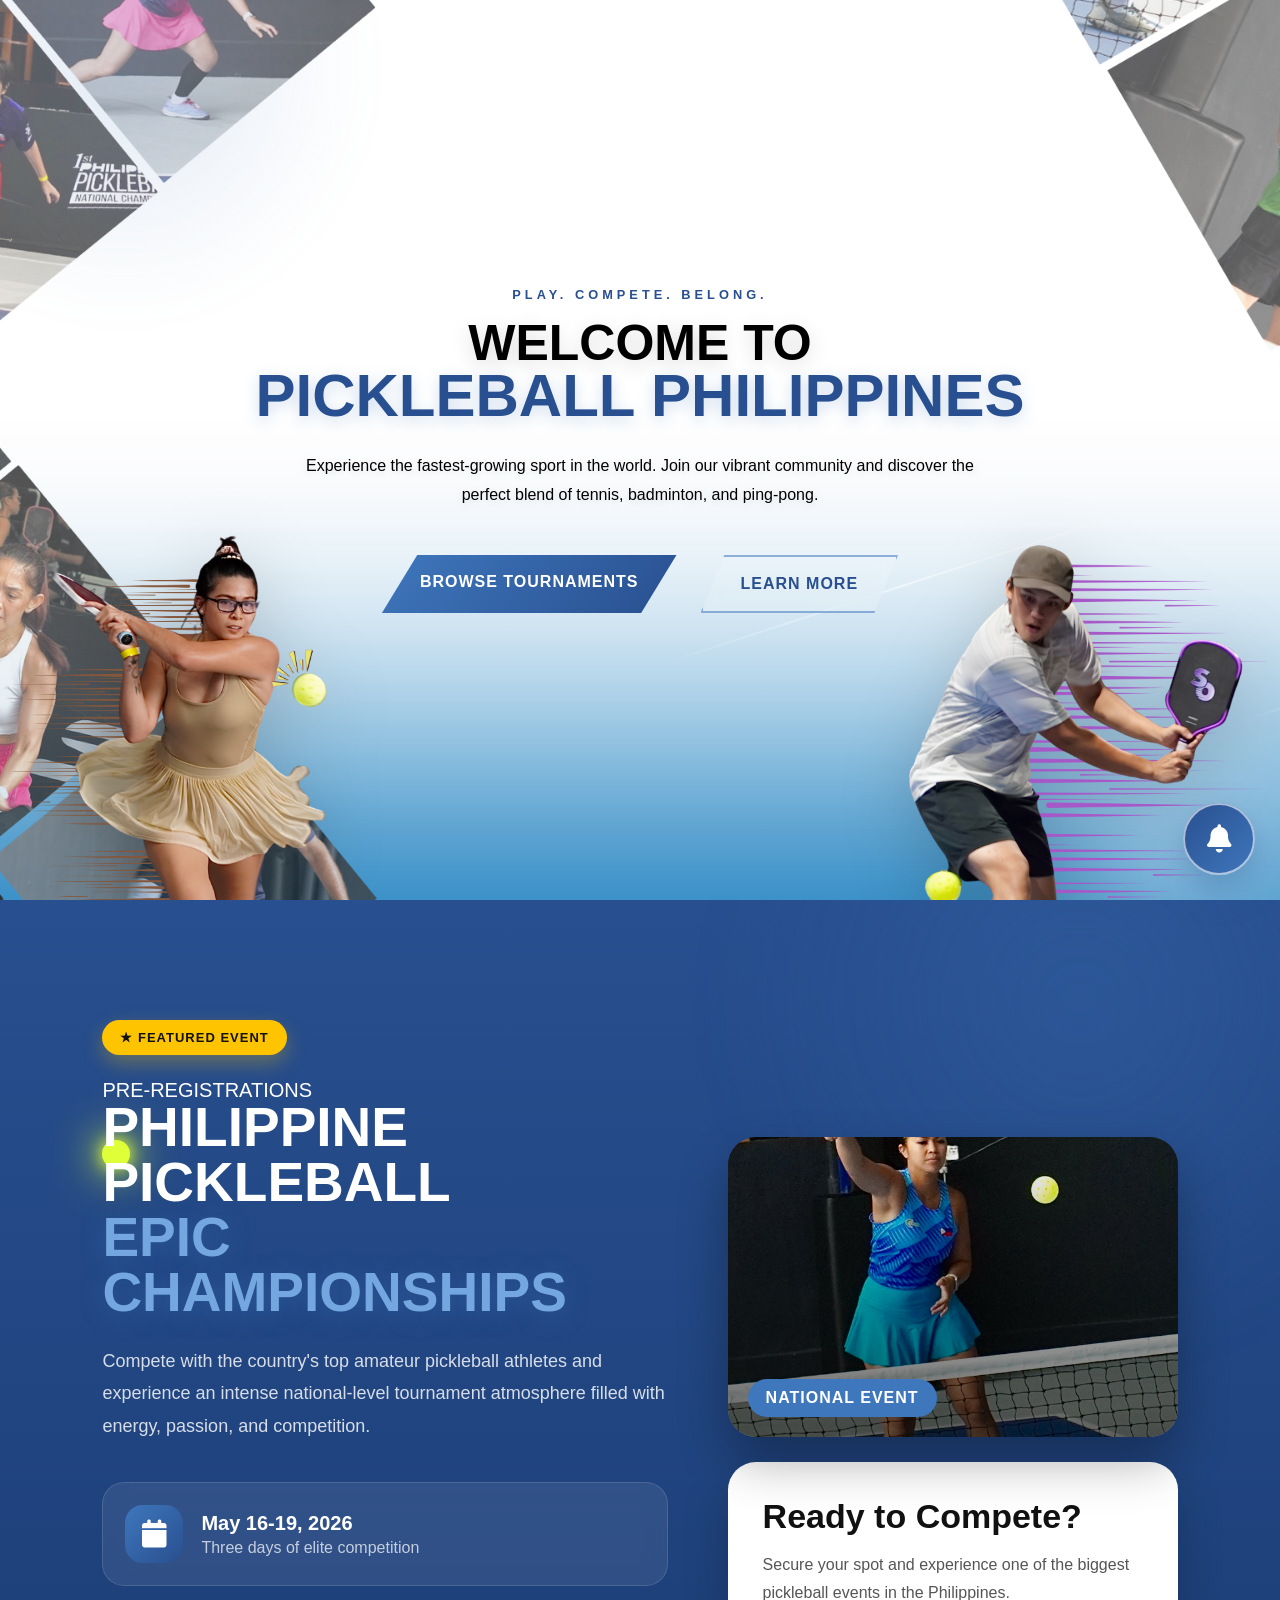
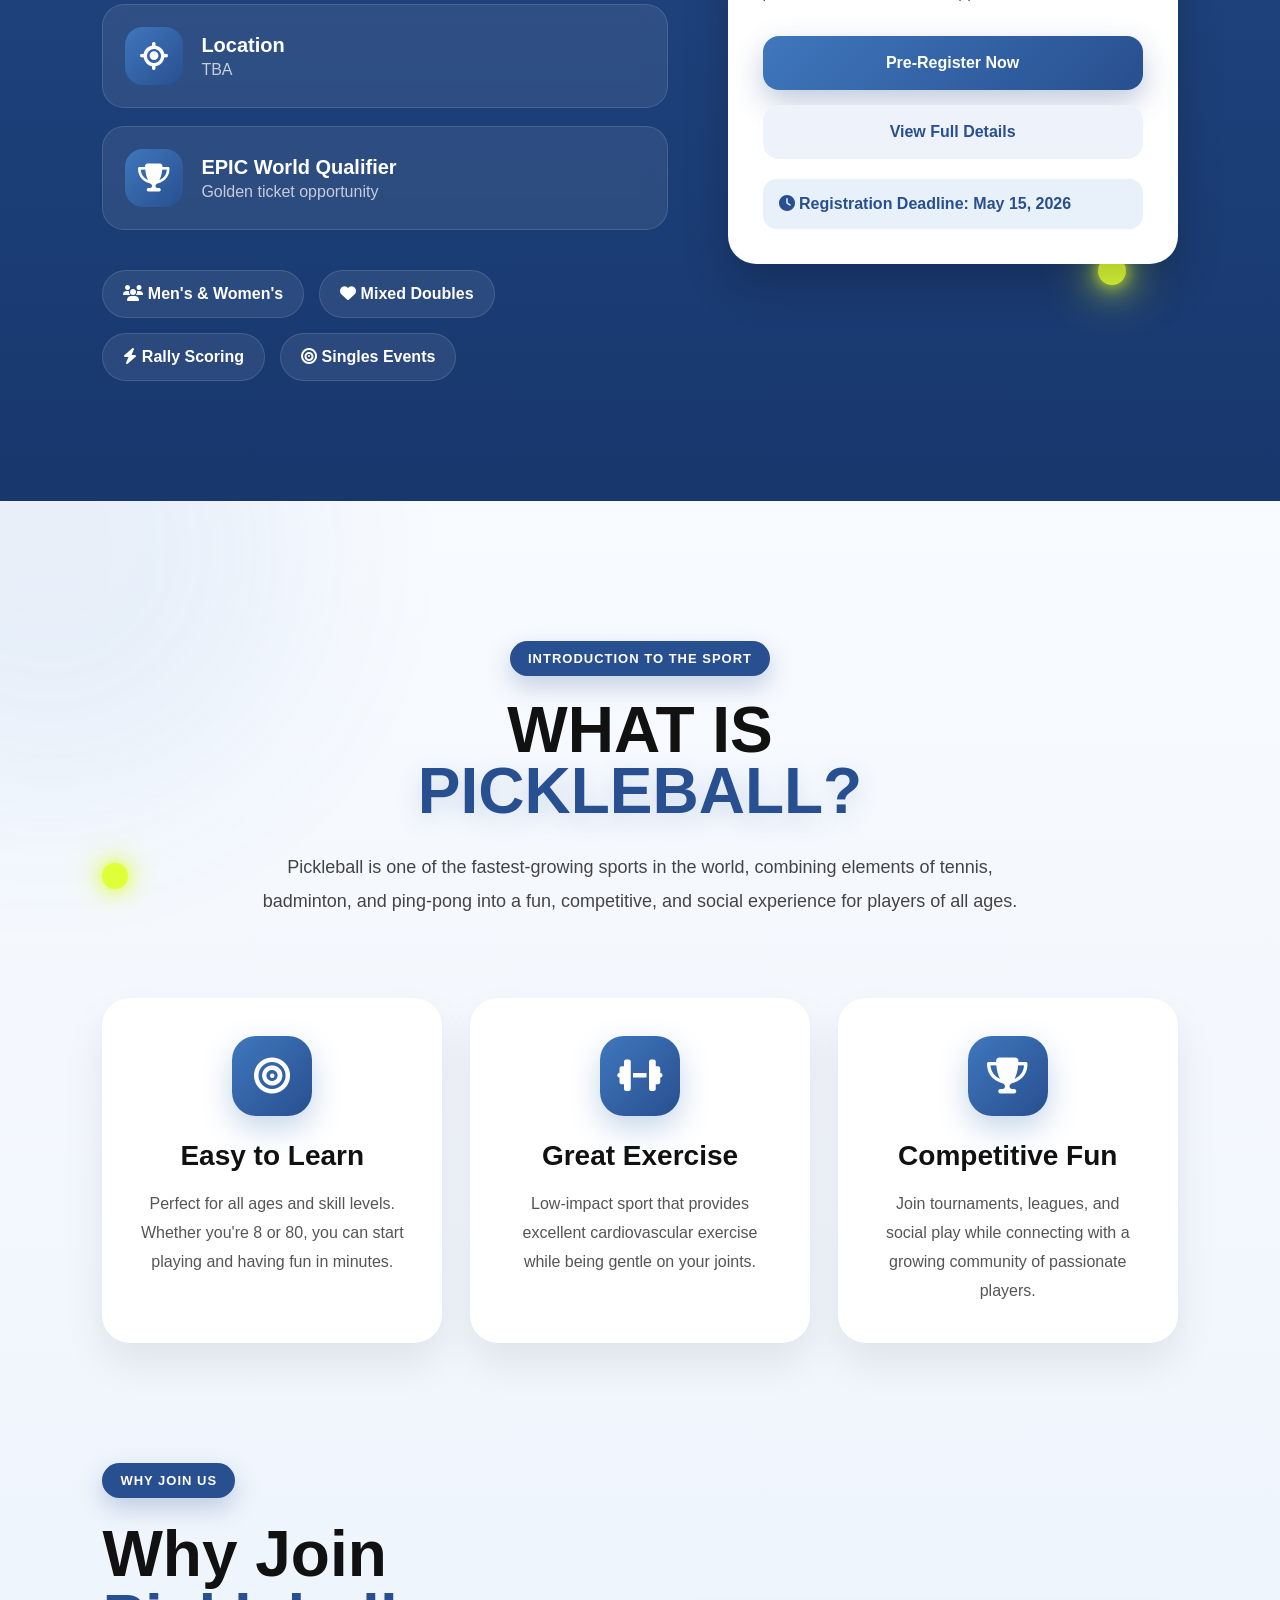
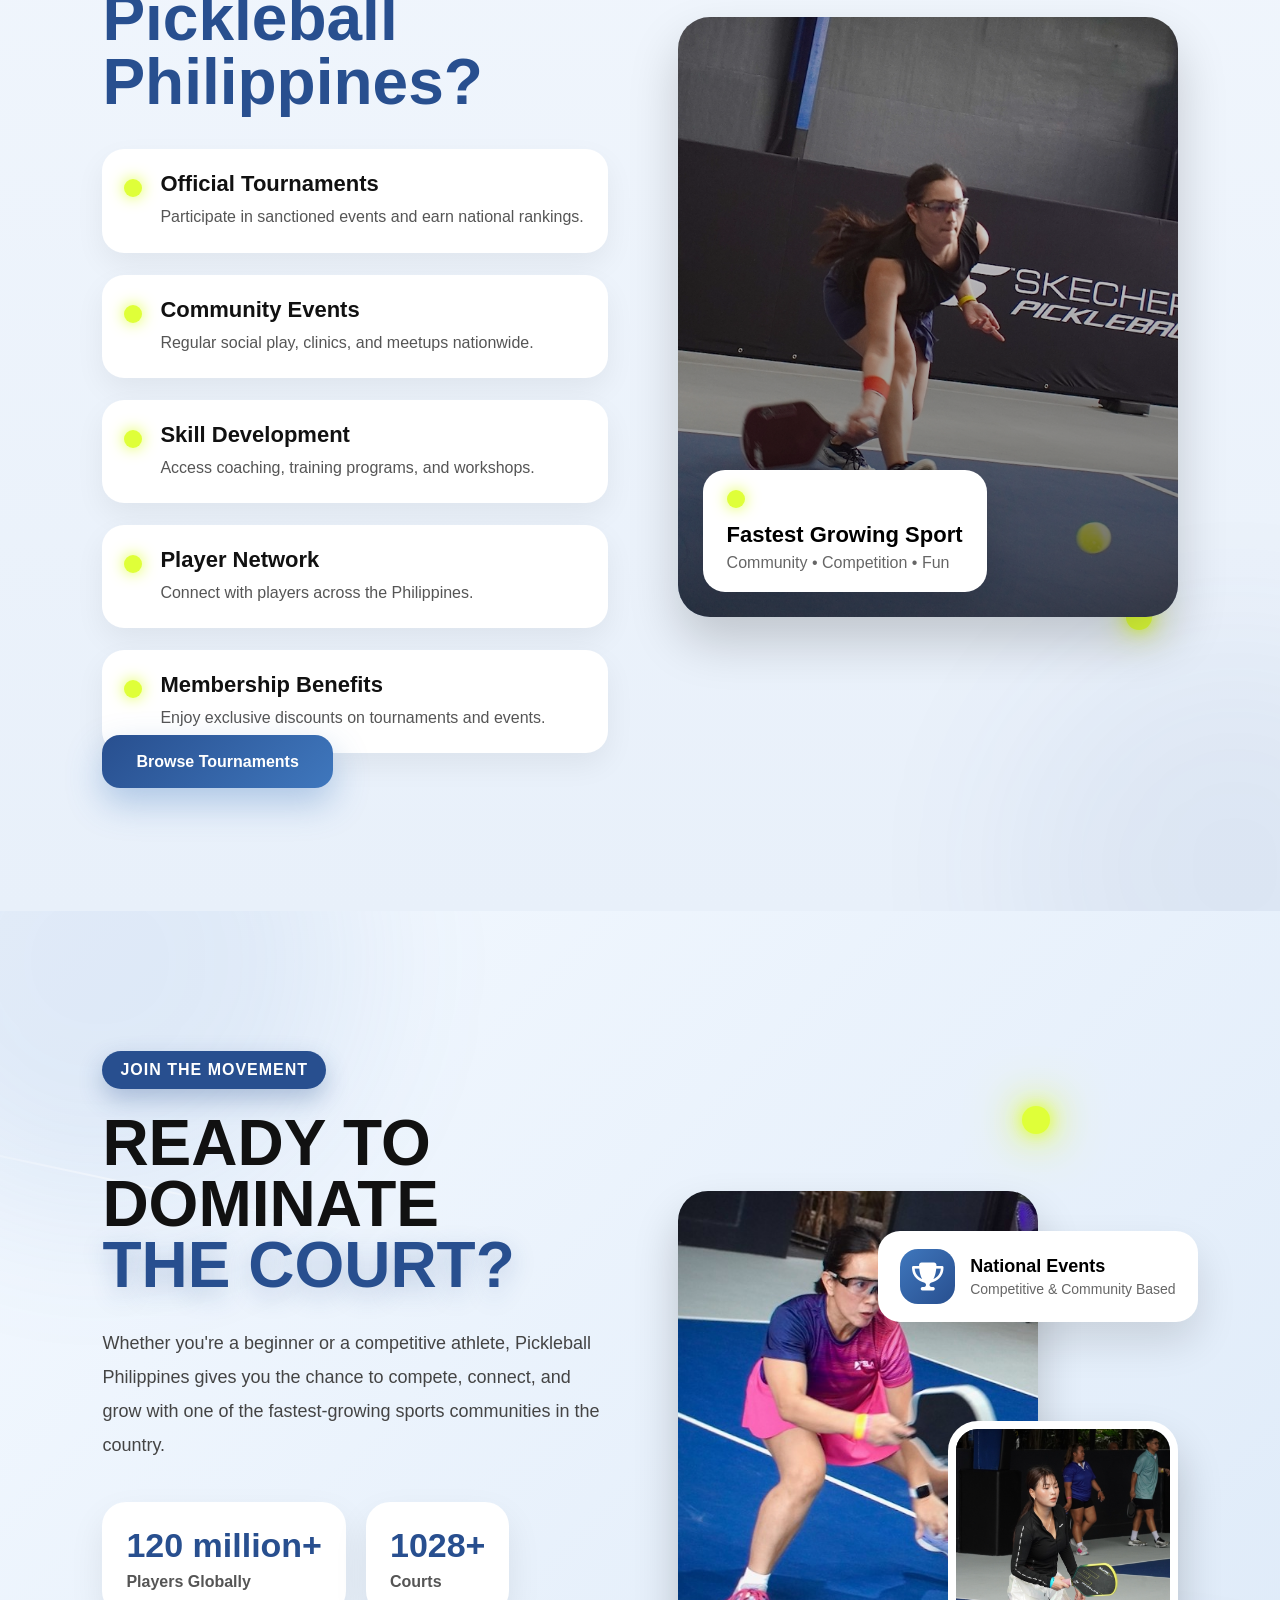
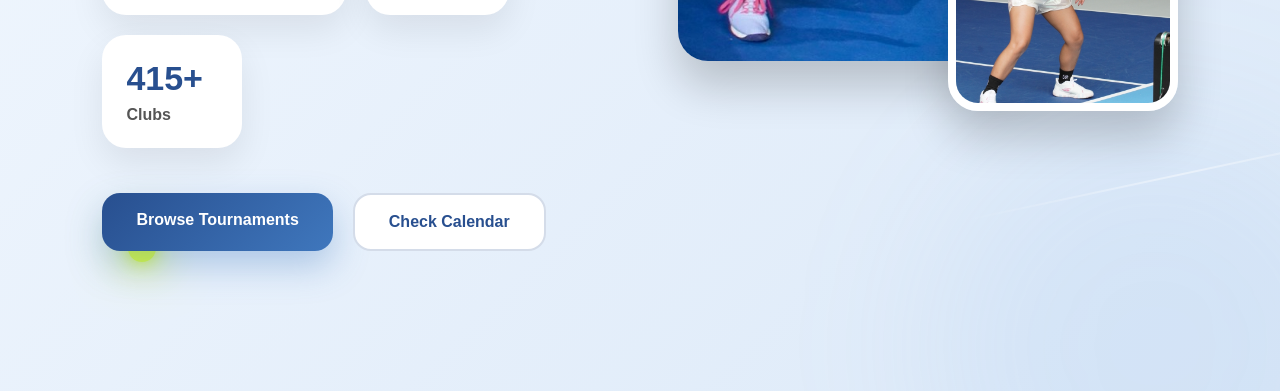
<file: Pickleball/index.html>
<!DOCTYPE html>
<html lang="en">
<head>

  <meta charset="UTF-8" />
  <meta name="viewport" content="width=device-width, initial-scale=1.0"/>

  <title>Pickleball Landing Page</title>

  <link rel="preconnect" href="https://fonts.googleapis.com">
  <link rel="preconnect" href="https://fonts.gstatic.com" crossorigin>

  <link rel="stylesheet" href="https://cdnjs.cloudflare.com/ajax/libs/font-awesome/6.5.2/css/all.min.css"/>

  <link rel="stylesheet" href="style.css">

</head>


<div class="announcement-wrapper" id="announcement">


  <div class="announcement-icon">

    <div class="announcement-ping"></div>

    <i class="fa-solid fa-bell"></i>

  </div>


  <div class="announcement-box">

    <div class="announcement-glow"></div>

    <div class="announcement-content">

      <div class="announcement-tag">
        Pre-Registrations
      </div>

      <h4>
        Pickleball Philippines Epic Championships 2026
      </h4>

      <p>
        May 16-19
      </p>

      <a href="../tournament/tournaments.html">
        Check Tournament
        <i class="fa-solid fa-arrow-right"></i>
      </a>

    </div>

  </div>

</div>

<div class="page-loader" id="pageLoader">

    <div class="loader-content">

        <div class="loader-ball"></div>

        <h2>Loading Pickleball Philippines</h2>

    </div>

</div>


<body>

  <section class="hero">

    <img src="../images/background.png" class="hero-bg" alt="Background">

    <div class="overlay"></div>

    <img src="../images/left-player1.png" class="player left-player" alt="">
    <img src="../images/right-player1.png" class="player right-player" alt="">

    <div class="line-effect line1"></div>
    <div class="line-effect line2"></div>
    <div class="line-effect line3"></div>

    <div class="hero-streak"></div>

    <div class="mobile-ball"></div>

    <div class="content">

      <div class="mini-title">
        PLAY. COMPETE. BELONG.
      </div>

      <h1 class="main-title">
        WELCOME TO
        <span>PICKLEBALL PHILIPPINES</span>
      </h1>

      <p class="description">
        Experience the fastest-growing sport in the world. Join our vibrant community and discover the perfect blend of tennis, badminton, and ping-pong.
      </p>

      <div class="buttons">

        <a href="../tournament/tournaments.html" class="btn primary-btn">
          Browse Tournaments
        </a>

        <a href="#About" class="btn secondary-btn">
          Learn More
        </a>

      </div>

      <div class="mobile-slider">

        <div class="slider-track">

          <img src="../images/1.jpeg" alt="">
          <img src="../images/2.jpeg" alt="">
          <img src="../images/3.jpeg" alt="">
          <img src="../images/4.jpeg" alt="">
          <img src="../images/5.jpeg" alt="">
          <img src="../images/6.jpeg" alt="">
          <img src="../images/7.jpeg" alt="">
          <img src="../images/8.jpeg" alt="">
          <img src="../images/9.jpeg" alt="">
          <img src="../images/10.jpeg" alt="">
          <img src="../images/11.jpeg" alt="">
          <img src="../images/12.jpeg" alt="">
          <img src="../images/13.jpeg" alt="">



          <img src="../images/1.jpeg" alt="">
          <img src="../images/2.jpeg" alt="">
          <img src="../images/3.jpeg" alt="">
          <img src="../images/4.jpeg" alt="">
          <img src="../images/5.jpeg" alt="">
          <img src="../images/6.jpeg" alt="">
          <img src="../images/7.jpeg" alt="">
          <img src="../images/8.jpeg" alt="">
          <img src="../images/9.jpeg" alt="">
          <img src="../images/10.jpeg" alt="">
          <img src="../images/11.jpeg" alt="">
          <img src="../images/12.jpeg" alt="">
          <img src="../images/13.jpeg" alt="">

        </div>

      </div>

    </div>

  </section>

  <section class="tournament-section">

      <div class="tournament-glow"></div>

      <div class="floating-ball ball1"></div>
      <div class="floating-ball ball2"></div>

      <div class="tournament-left">

        <div class="event-badge">
          ★ FEATURED EVENT
        </div>

        <h2 class="tournament-title">
          <p>Pre-Registrations</p>
          Philippine Pickleball <span>Epic Championships</span>
        </h2>

        <p class="tournament-description">
          Compete with the country's top amateur pickleball athletes and experience an intense national-level tournament atmosphere filled with energy, passion, and competition.
        </p>

        <div class="info-grid">

          <div class="info-card">

            <div class="info-icon"><i class="fa-solid fa-calendar"></i></div>

            <div>
              <h4>May 16-19, 2026</h4>
              <p>Three days of elite competition</p>
            </div>

          </div>

          <div class="info-card">

            <div class="info-icon"><i class="fa-solid fa-location"></i></div>

            <div>
              <h4>Location</h4>
              <p>TBA</p>
            </div>

          </div>

          <div class="info-card">

            <div class="info-icon">
               <i class="fa-solid fa-trophy"></i>
            </div>

            <div>
              <h4>EPIC World Qualifier</h4>
              <p>Golden ticket opportunity</p>
            </div>

          </div>

        </div>


        <div class="sports-tags">

          <div class="tag">
            <i class="fa-solid fa-users"></i> Men's & Women's
          </div>

          <div class="tag">
            <i class="fa-solid fa-heart"></i> Mixed Doubles
          </div>

          <div class="tag">
            <i class="fa-solid fa-bolt"></i> Rally Scoring
          </div>

          <div class="tag">
            <i class="fa-solid fa-bullseye"></i> Singles Events
          </div>

        </div>

      </div>


      <div class="tournament-right">

        <div class="tournament-image-box">

          <img src="../images/11.jpeg" alt="Tournament Player">

          <div class="image-overlay"></div>

          <div class="image-badge">
            NATIONAL EVENT
          </div>

        </div>


        <div class="register-card">

          <h3>Ready to Compete?</h3>

          <p>
            Secure your spot and experience one of the biggest pickleball events in the Philippines.
          </p>

          <div class="register-buttons">

            <a href="#" class="register-btn primary-register">
              Pre-Register Now
            </a>

            <a href="#" class="register-btn secondary-register">
              View Full Details
            </a>

          </div>

          <div class="deadline-box">
            <i class="fa-solid fa-clock"></i> Registration Deadline: May 15, 2026
          </div>

        </div>

      </div>

</section>


<section id = "About" class="about-pickleball">

  <div class="about-glow glow-left"></div>
  <div class="about-glow glow-right"></div>

  <div class="about-ball ball-left"></div>
  <div class="about-ball ball-right"></div>


  <div class="about-header">

    <div class="section-badge">
      INTRODUCTION TO THE SPORT
    </div>

    <h2 class="about-title">
      WHAT IS
      <span>PICKLEBALL?</span>
    </h2>

    <p class="about-description">
      Pickleball is one of the fastest-growing sports in the world,
      combining elements of tennis, badminton, and ping-pong into a fun,
      competitive, and social experience for players of all ages.
    </p>

  </div>


  <div class="about-cards">

    <!-- CARD -->

    <div class="about-card">

      <div class="about-icon">
        <i class="fa-solid fa-bullseye"></i>
      </div>

      <h3>Easy to Learn</h3>

      <p>
        Perfect for all ages and skill levels.
        Whether you're 8 or 80, you can start playing
        and having fun in minutes.
      </p>

    </div>


    <div class="about-card">

      <div class="about-icon">
        <i class="fa-solid fa-dumbbell"></i>
      </div> 

      <h3>Great Exercise</h3>

      <p>
        Low-impact sport that provides excellent cardiovascular exercise
        while being gentle on your joints.
      </p>

    </div>


    <div class="about-card">

      <div class="about-icon">
        <i class="fa-solid fa-trophy"></i>
      </div>

      <h3>Competitive Fun</h3>

      <p>
        Join tournaments, leagues, and social play while connecting
        with a growing community of passionate players.
      </p>

    </div>

  </div>


  <div class="why-join-container">

    <div class="why-left">

      <div class="section-badge">
        WHY JOIN US
      </div>

      <h2 class="why-title">
        Why Join
        <span>Pickleball Philippines?</span>
      </h2>

      <div class="why-list">

        <div class="why-item">
          <div class="why-dot"></div>

          <div>
            <h4>Official Tournaments</h4>
            <p>
              Participate in sanctioned events and earn national rankings.
            </p>
          </div>
        </div>

        <div class="why-item">
          <div class="why-dot"></div>

          <div>
            <h4>Community Events</h4>
            <p>
              Regular social play, clinics, and meetups nationwide.
            </p>
          </div>
        </div>

        <div class="why-item">
          <div class="why-dot"></div>

          <div>
            <h4>Skill Development</h4>
            <p>
              Access coaching, training programs, and workshops.
            </p>
          </div>
        </div>

        <div class="why-item">
          <div class="why-dot"></div>

          <div>
            <h4>Player Network</h4>
            <p>
              Connect with players across the Philippines.
            </p>
          </div>
        </div>

        <div class="why-item">
          <div class="why-dot"></div>

          <div>
            <h4>Membership Benefits</h4>
            <p>
              Enjoy exclusive discounts on tournaments and events.
            </p>
          </div>
        </div>

      </div>


      <a href="../tournament/tournaments.html" class="cta-btn primary-cta-btn">
      Browse Tournaments
      </a>

    </div>

    <div class="why-right">

      <div class="about-image-box">

        <img src="../images/4.jpeg" alt="Pickleball Player">

        <div class="about-image-overlay"></div>

        <div class="about-image-card">

          <div class="mini-ball"></div>

          <h4>Fastest Growing Sport</h4>

          <p>Community • Competition • Fun</p>

        </div>

      </div>

    </div>

  </div>

</section>

<section class="final-cta">

  <div class="cta-glow glow1"></div>
  <div class="cta-glow glow2"></div>

  <div class="cta-line line-a"></div>
  <div class="cta-line line-b"></div>

  <div class="cta-ball cta-ball1"></div>
  <div class="cta-ball cta-ball2"></div>

  <div class="cta-left">

    <div class="cta-tag">
      JOIN THE MOVEMENT
    </div>

    <h2 class="cta-title">
      READY TO DOMINATE
      <span>THE COURT?</span>
    </h2>

    <p class="cta-description">
      Whether you're a beginner or a competitive athlete,
      Pickleball Philippines gives you the chance to compete,
      connect, and grow with one of the fastest-growing sports communities in the country.
    </p>


    <div class="cta-stats">

      <div class="stat-box">
        <h3>120 million+</h3>
        <p>Players Globally</p>
      </div>

      <div class="stat-box">
        <h3>1028+</h3>
        <p>Courts</p>
      </div>

      <div class="stat-box">
        <h3>415+</h3>
        <p>Clubs</p>
      </div>

    </div>


    <div class="cta-buttons">

      <a href="../tournament/tournaments.html" class="cta-btn primary-cta-btn">
        Browse Tournaments
      </a>

      <a href="../Calendar/calendar.html" class="cta-btn secondary-cta-btn">
        Check Calendar
      </a>

    </div>

  </div>


  <div class="cta-right">

    <!-- IMAGE STACK -->

    <div class="cta-image-stack">

      <div class="image-card main-image">

        <img src="../images/3.jpeg" alt="Pickleball Player">

      </div>

      <div class="image-card floating-image">

        <img src="../images/8.jpeg" alt="Pickleball Action">

      </div>


      <div class="trophy-card">

        <div class="trophy-icon"><i class="fa-solid fa-trophy"></i></div>

        <div>
          <h4>National Events</h4>
          <p>Competitive & Community Based</p>
        </div>

      </div>

    </div>

  </div>

</section>

  <script src="script.js"></script>

</body>
</html>
</file>
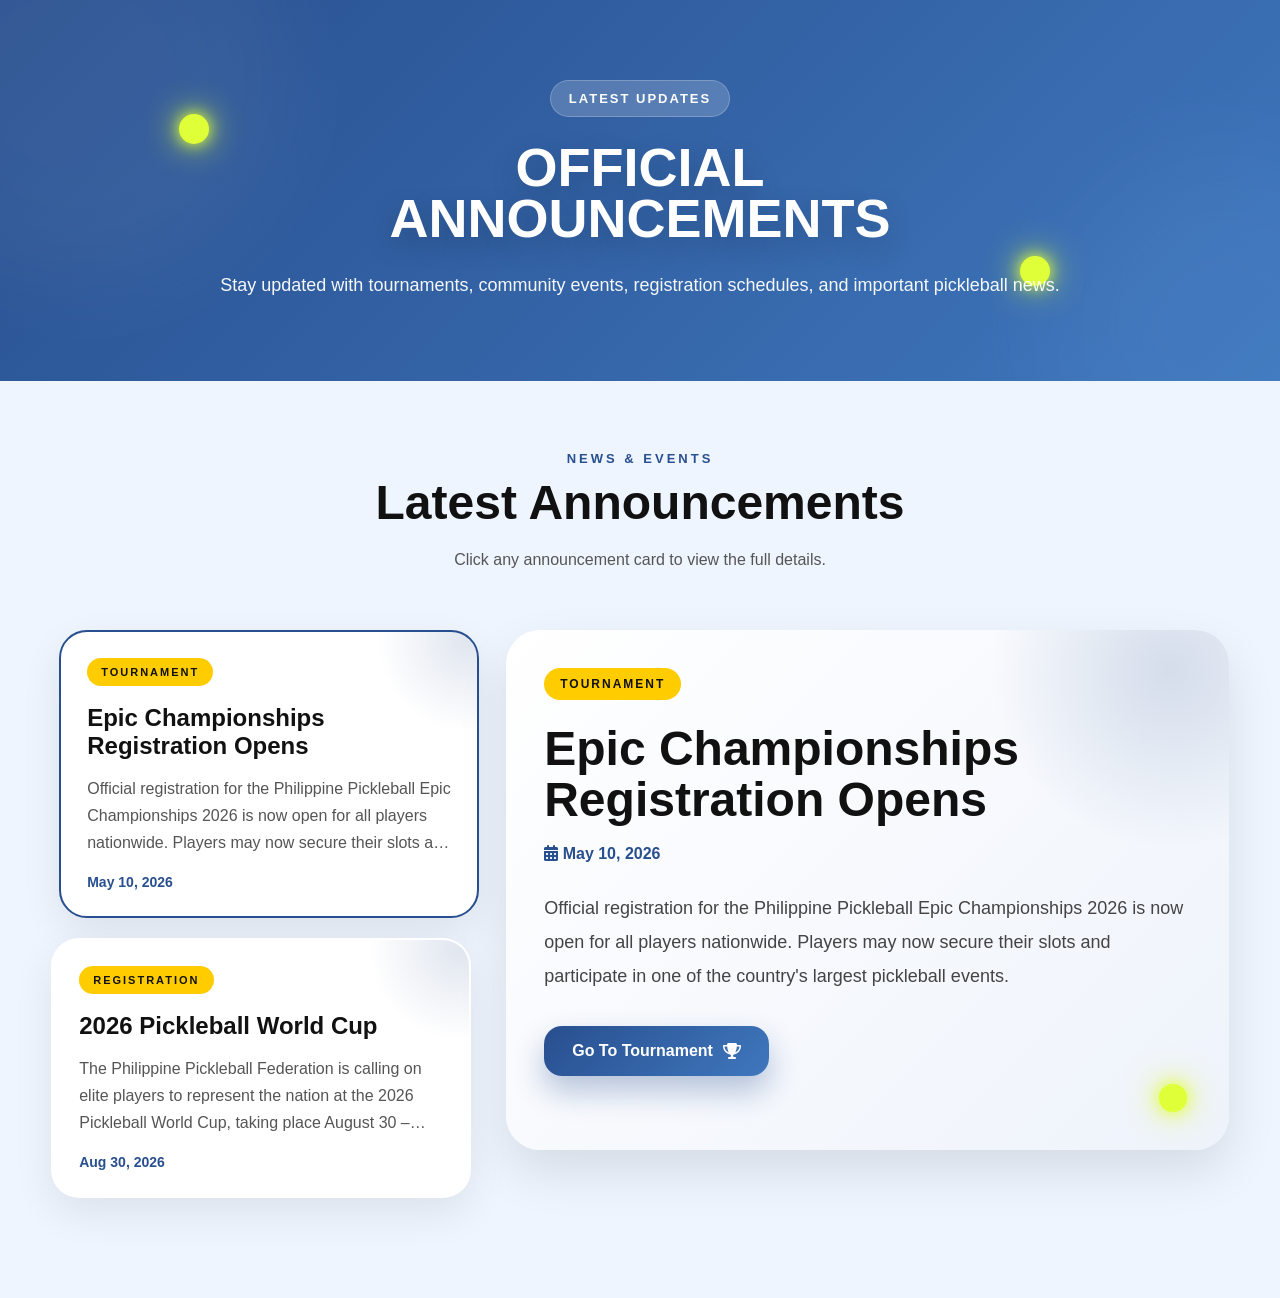
<file: Announcement/announcement.html>
<!DOCTYPE html>
<html lang="en">
<head>
    <meta charset="UTF-8">
    <meta name="viewport" content="width=device-width, initial-scale=1.0">
    <title>Announcements | Pickleball Philippines</title>

    <link rel="stylesheet" href="https://cdnjs.cloudflare.com/ajax/libs/font-awesome/6.5.2/css/all.min.css">
    <link rel="stylesheet" href="announcement.css">
</head>

<body>

    <section class="announcement-hero">
        <div class="hero-glow glow1"></div>
        <div class="hero-glow glow2"></div>

        <div class="hero-ball ball1"></div>
        <div class="hero-ball ball2"></div>

        <div class="announcement-hero-content">
            <div class="hero-badge">LATEST UPDATES</div>

            <h1>
                OFFICIAL
                <span>ANNOUNCEMENTS</span>
            </h1>

            <p>
                Stay updated with tournaments, community events,
                registration schedules, and important pickleball news.
            </p>
        </div>
    </section>

    <section class="announcement-section">

        <div class="announcement-top">
            <div class="small-title">NEWS & EVENTS</div>
            <h2>Latest Announcements</h2>
            <p>Click any announcement card to view the full details.</p>
        </div>

        <div class="announcement-layout">

            <div class="announcement-grid" id="announcementGrid"></div>

            <div class="announcement-detail" id="announcementDetail">
                <div class="detail-placeholder">
                    <div class="detail-icon">
                        <i class="fa-solid fa-bullhorn"></i>
                    </div>
                    <h3>Select an announcement</h3>
                    <p>The full announcement details will appear here.</p>
                </div>
            </div>

        </div>

        <div class="empty-announcement" id="emptyAnnouncement">
            <div class="empty-ball"></div>

            <div class="empty-icon">
                <i class="fa-solid fa-bullhorn"></i>
            </div>

            <h2>No announcements available.</h2>

            <p>
                Check back later for official updates,
                tournaments, and upcoming community events.
            </p>
        </div>

    </section>

    <script src="announcement.js"></script>

</body>
</html>
</file>
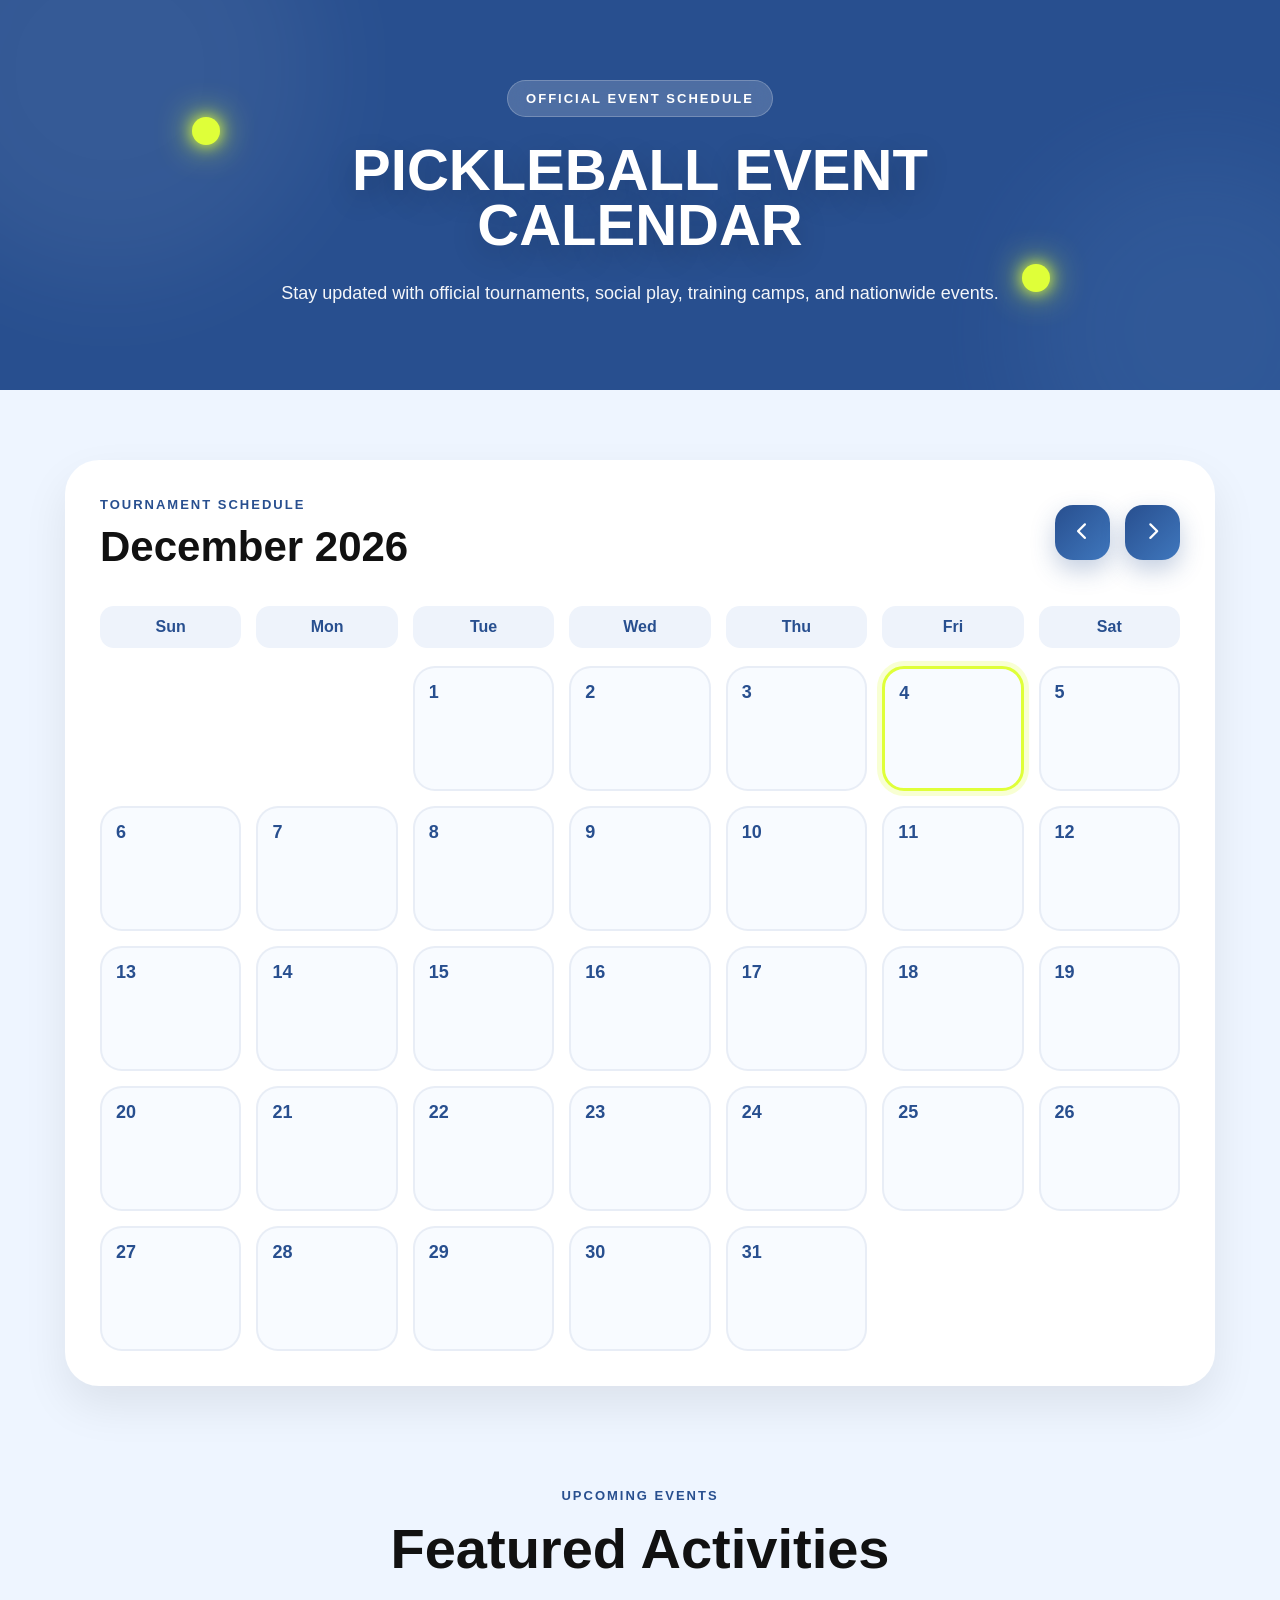
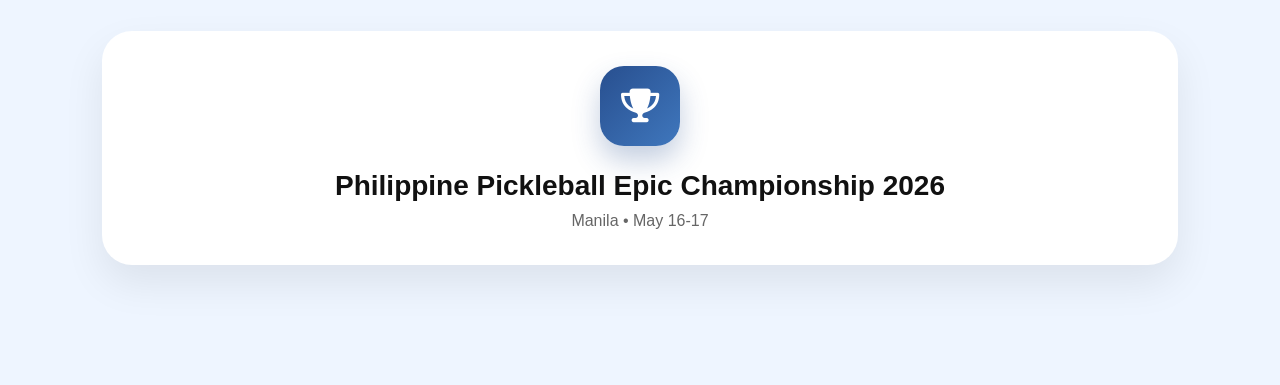
<file: Calendar/calendar.html>
<!DOCTYPE html>
<html lang="en">
<head>

  <meta charset="UTF-8">
  <meta name="viewport" content="width=device-width, initial-scale=1.0">

  <title>Pickleball Calendar</title>

  <link rel="preconnect" href="https://fonts.googleapis.com">
  <link rel="preconnect" href="https://fonts.gstatic.com" crossorigin>

  <link
  rel="stylesheet"
  href="https://cdnjs.cloudflare.com/ajax/libs/font-awesome/6.5.2/css/all.min.css"
  />

  <link rel="stylesheet" href="calendar.css">

</head>

<body>


  <section class="calendar-hero">

    <div class="hero-glow glow1"></div>
    <div class="hero-glow glow2"></div>

    <div class="hero-ball ball1"></div>
    <div class="hero-ball ball2"></div>

    <div class="calendar-hero-content">

      <div class="calendar-badge">
        OFFICIAL EVENT SCHEDULE
      </div>

      <h1>
        PICKLEBALL
        <span>EVENT CALENDAR</span>
      </h1>

      <p>
        Stay updated with official tournaments,
        social play, training camps, and nationwide events.
      </p>

    </div>

  </section>


  <section class="calendar-section">


    <div class="calendar-top">

      <div>

        <span class="calendar-small-title">
          TOURNAMENT SCHEDULE
        </span>

        <h2 id="monthYear">
          July 2026
        </h2>

      </div>


      <div class="calendar-controls">

        <button id="prevBtn">
          <i class="fa-solid fa-chevron-left"></i>
        </button>

        <button id="nextBtn">
          <i class="fa-solid fa-chevron-right"></i>
        </button>

      </div>

    </div>


    <div class="weekdays">

      <div>Sun</div>
      <div>Mon</div>
      <div>Tue</div>
      <div>Wed</div>
      <div>Thu</div>
      <div>Fri</div>
      <div>Sat</div>

    </div>


    <div class="calendar-grid" id="calendarGrid"></div>

  </section>


  <section class="events-section">

    <div class="events-title">

      <span>UPCOMING EVENTS</span>

      <h2>
        Featured Activities
      </h2>

    </div>

    <div class="event-cards">


      <div class="event-card">

        <div class="event-icon">
          <i class="fa-solid fa-trophy"></i>
        </div>

        <h3>Philippine Pickleball Epic Championship 2026</h3>

        <p>
          Manila • May 16-17
        </p>

      </div>

       

    </div>

  </section>


  <script src="calendar.js"></script>

</body>
</html>
</file>
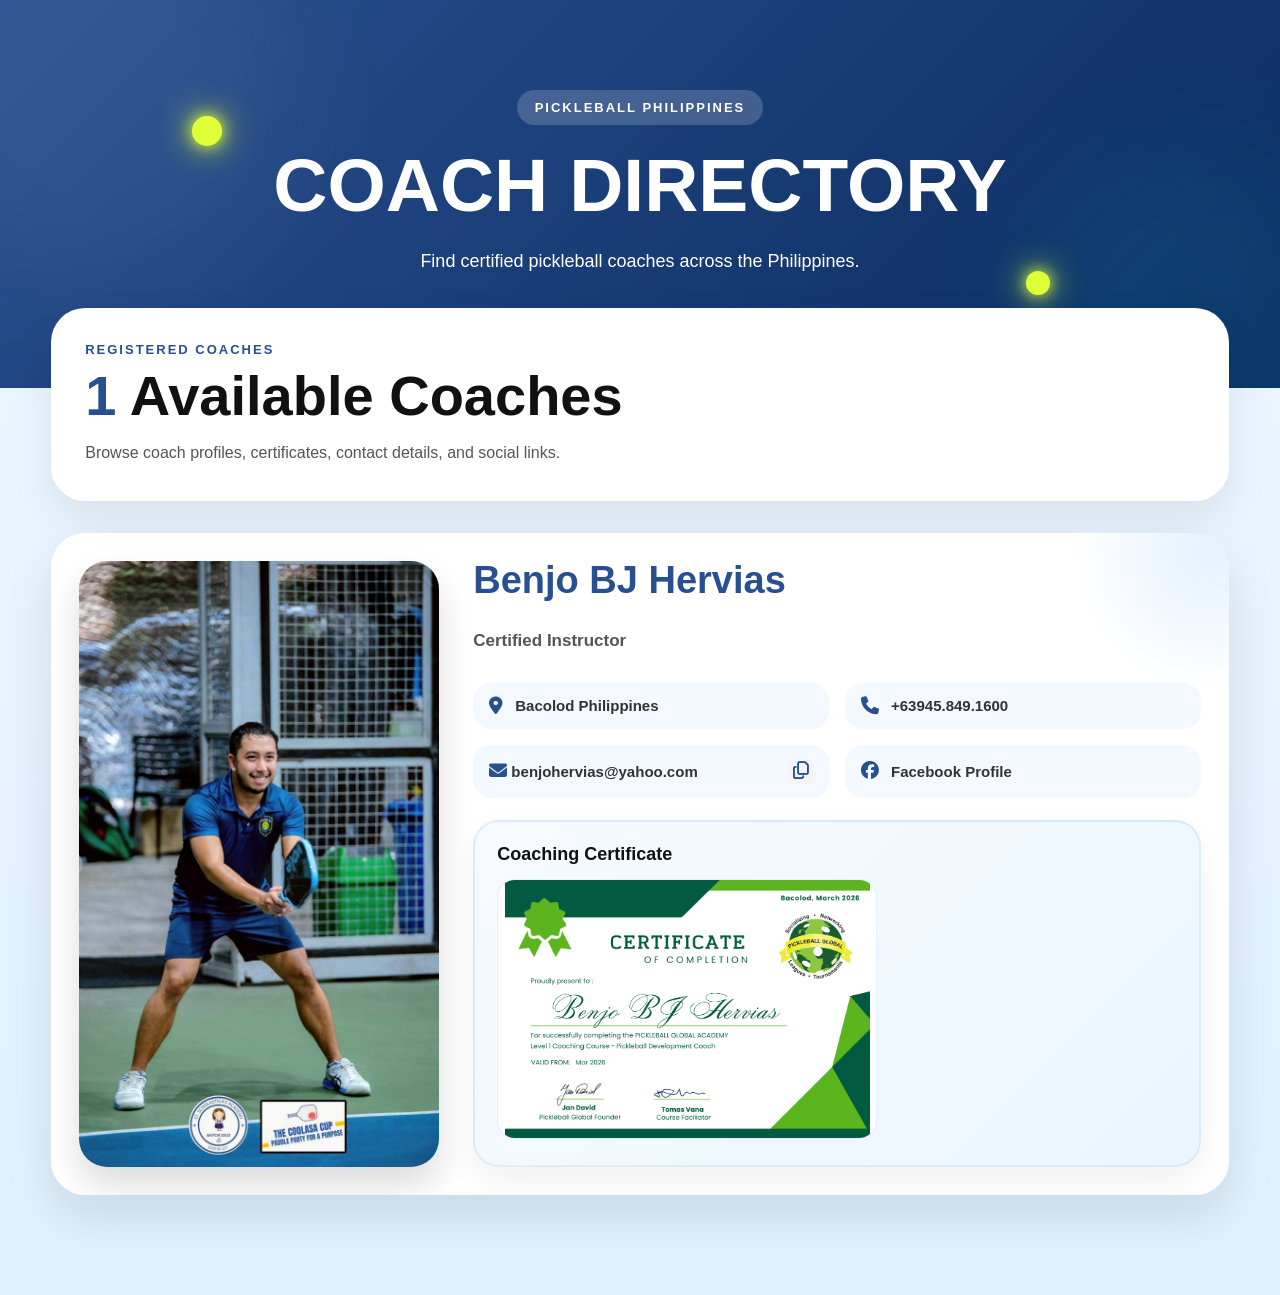
<file: Coaches/coaches.html>
<!DOCTYPE html>
<html lang="en">
<head>
    <meta charset="UTF-8">
    <meta name="viewport" content="width=device-width, initial-scale=1.0">
    <title>Coach Directory | Pickleball Philippines</title>

    <link rel="stylesheet" href="https://cdnjs.cloudflare.com/ajax/libs/font-awesome/6.5.2/css/all.min.css">
    <link rel="stylesheet" href="coaches.css">
</head>

<body>

<section class="coach-hero">
    <div class="hero-glow glow-one"></div>
    <div class="hero-glow glow-two"></div>
    <div class="hero-ball ball-one"></div>
    <div class="hero-ball ball-two"></div>

    <div class="coach-hero-content">
        <div class="hero-badge">PICKLEBALL PHILIPPINES</div>

        <h1>
            COACH
            <span>DIRECTORY</span>
        </h1>

        <p>
            Find certified pickleball coaches across the Philippines.
        </p>
    </div>
</section>

<section class="coach-section">

    <div class="coach-top">
        <div>
            <div class="small-title">REGISTERED COACHES</div>
            <h2>
                <span id="coachCounter">0</span>
                Available Coaches
            </h2>
            <p>
                Browse coach profiles, certificates, contact details, and social links.
            </p>
        </div>
    </div>

    <div class="coach-grid" id="coachGrid"></div>

</section>

<script src="coaches-data.js"></script>
<script src="coaches.js"></script>

</body>
</html>
</file>
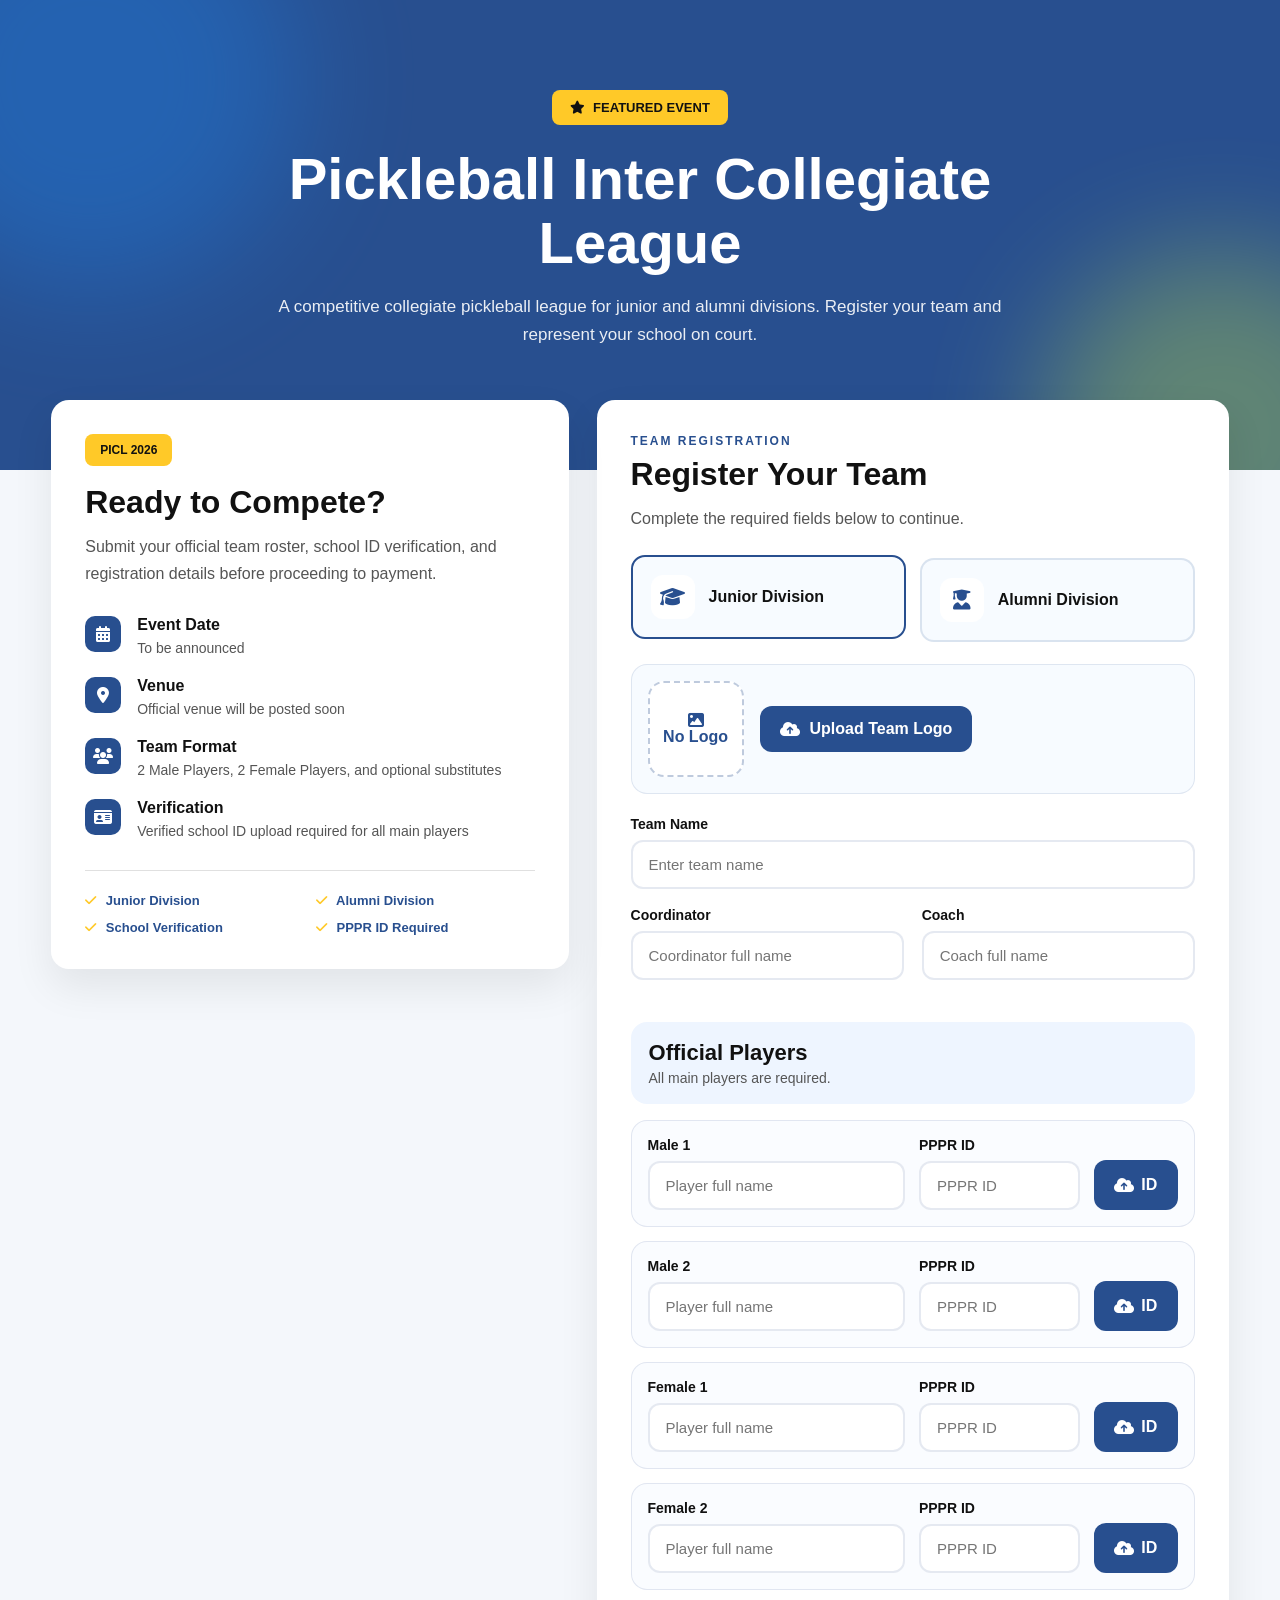
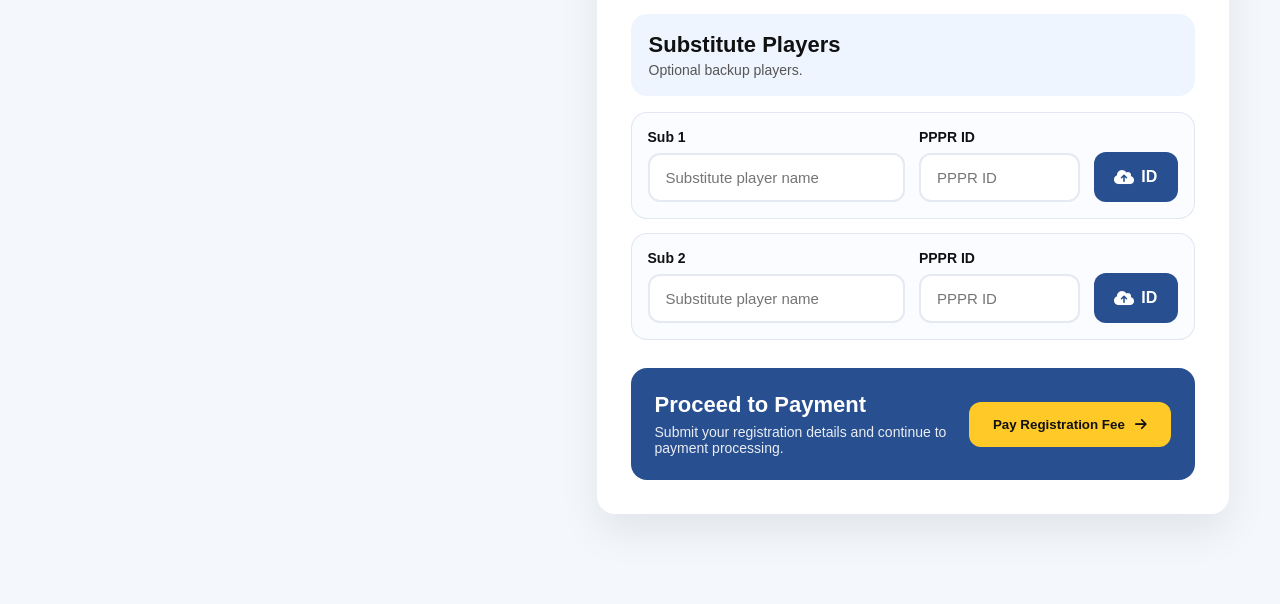
<file: PICL/picl-registrationForm.html>
<!DOCTYPE html>
<html lang="en">
<head>
  <meta charset="UTF-8">
  <meta name="viewport" content="width=device-width, initial-scale=1.0">

  <title>PICL Registration</title>

  <link rel="stylesheet" href="https://cdnjs.cloudflare.com/ajax/libs/font-awesome/6.5.2/css/all.min.css">
  <link rel="stylesheet" href="picl-registration.css">
</head>

<body>

<section class="picl-hero">

  <div class="hero-glow glow-one"></div>
  <div class="hero-glow glow-two"></div>

  <div class="hero-content">

    <div class="event-badge">
      <i class="fa-solid fa-star"></i>
      FEATURED EVENT
    </div>

    <h1>
      Pickleball Inter Collegiate League
    </h1>

    <p>
      A competitive collegiate pickleball league for junior and alumni divisions.
      Register your team and represent your school on court.
    </p>

  </div>

</section>


<section class="picl-section">

  <div class="registration-layout">

    <div class="event-info-card">

      <div class="event-info-header">
        <div class="event-tag">
          PICL 2026
        </div>

        <h2>
          Ready to Compete?
        </h2>

        <p>
          Submit your official team roster, school ID verification,
          and registration details before proceeding to payment.
        </p>
      </div>

      <div class="event-detail-list">

        <div class="event-detail-item">
          <i class="fa-solid fa-calendar-days"></i>
          <div>
            <h4>Event Date</h4>
            <p>To be announced</p>
          </div>
        </div>

        <div class="event-detail-item">
          <i class="fa-solid fa-location-dot"></i>
          <div>
            <h4>Venue</h4>
            <p>Official venue will be posted soon</p>
          </div>
        </div>

        <div class="event-detail-item">
          <i class="fa-solid fa-users"></i>
          <div>
            <h4>Team Format</h4>
            <p>2 Male Players, 2 Female Players, and optional substitutes</p>
          </div>
        </div>

        <div class="event-detail-item">
          <i class="fa-solid fa-id-card"></i>
          <div>
            <h4>Verification</h4>
            <p>Verified school ID upload required for all main players</p>
          </div>
        </div>

      </div>

      <div class="event-features">

        <div>
          <i class="fa-solid fa-check"></i>
          Junior Division
        </div>

        <div>
          <i class="fa-solid fa-check"></i>
          Alumni Division
        </div>

        <div>
          <i class="fa-solid fa-check"></i>
          School Verification
        </div>

        <div>
          <i class="fa-solid fa-check"></i>
          PPPR ID Required
        </div>

      </div>

    </div>


    <div class="registration-card">

      <div class="form-header">

        <div class="small-title">
          TEAM REGISTRATION
        </div>

        <h2>
          Register Your Team
        </h2>

        <p>
          Complete the required fields below to continue.
        </p>

      </div>

      <form id="piclForm">

        <div class="division-select">

          <label class="division-card active">
            <input type="radio" name="division" value="Junior Division" checked required>
            <i class="fa-solid fa-graduation-cap"></i>
            <span>Junior Division</span>
          </label>

          <label class="division-card">
            <input type="radio" name="division" value="Alumni Division" required>
            <i class="fa-solid fa-user-graduate"></i>
            <span>Alumni Division</span>
          </label>

        </div>


        <div class="team-logo-section">

          <div class="logo-preview" id="logoPreview">
            <i class="fa-solid fa-image"></i>
            <span>No Logo</span>
          </div>

          <label class="team-logo-upload">
            <input type="file" id="teamLogo" accept=".jpg,.jpeg,.png,.webp" required>
            <i class="fa-solid fa-cloud-arrow-up"></i>
            Upload Team Logo
          </label>

        </div>


        <div class="form-group">
          <label>Team Name</label>
          <input type="text" required placeholder="Enter team name">
        </div>

        <div class="two-column">

          <div class="form-group">
            <label>Coordinator</label>
            <input type="text" required placeholder="Coordinator full name">
          </div>

          <div class="form-group">
            <label>Coach</label>
            <input type="text" required placeholder="Coach full name">
          </div>

        </div>


        <div class="section-title">
          <h3>Official Players</h3>
          <p>All main players are required.</p>
        </div>

        <div class="players-grid">

          <div class="player-row">
            <div class="form-group">
              <label>Male 1</label>
              <input type="text" required placeholder="Player full name">
            </div>

            <div class="form-group">
              <label>PPPR ID</label>
              <input type="text" required placeholder="PPPR ID">
            </div>

            <div class="upload-wrapper">
              <label class="upload-btn">
                <input type="file" required accept=".jpg,.jpeg,.png,.pdf">
                <i class="fa-solid fa-cloud-arrow-up"></i>
                <span>ID</span>
              </label>
            </div>
          </div>

          <div class="player-row">
            <div class="form-group">
              <label>Male 2</label>
              <input type="text" required placeholder="Player full name">
            </div>

            <div class="form-group">
              <label>PPPR ID</label>
              <input type="text" required placeholder="PPPR ID">
            </div>

            <div class="upload-wrapper">
              <label class="upload-btn">
                <input type="file" required accept=".jpg,.jpeg,.png,.pdf">
                <i class="fa-solid fa-cloud-arrow-up"></i>
                <span>ID</span>
              </label>
            </div>
          </div>

          <div class="player-row">
            <div class="form-group">
              <label>Female 1</label>
              <input type="text" required placeholder="Player full name">
            </div>

            <div class="form-group">
              <label>PPPR ID</label>
              <input type="text" required placeholder="PPPR ID">
            </div>

            <div class="upload-wrapper">
              <label class="upload-btn">
                <input type="file" required accept=".jpg,.jpeg,.png,.pdf">
                <i class="fa-solid fa-cloud-arrow-up"></i>
                <span>ID</span>
              </label>
            </div>
          </div>

          <div class="player-row">
            <div class="form-group">
              <label>Female 2</label>
              <input type="text" required placeholder="Player full name">
            </div>

            <div class="form-group">
              <label>PPPR ID</label>
              <input type="text" required placeholder="PPPR ID">
            </div>

            <div class="upload-wrapper">
              <label class="upload-btn">
                <input type="file" required accept=".jpg,.jpeg,.png,.pdf">
                <i class="fa-solid fa-cloud-arrow-up"></i>
                <span>ID</span>
              </label>
            </div>
          </div>

        </div>


        <div class="section-title optional">
          <h3>Substitute Players</h3>
          <p>Optional backup players.</p>
        </div>

        <div class="players-grid">

          <div class="player-row">
            <div class="form-group">
              <label>Sub 1</label>
              <input type="text" placeholder="Substitute player name">
            </div>

            <div class="form-group">
              <label>PPPR ID</label>
              <input type="text" placeholder="PPPR ID">
            </div>

            <div class="upload-wrapper">
              <label class="upload-btn">
                <input type="file" accept=".jpg,.jpeg,.png,.pdf">
                <i class="fa-solid fa-cloud-arrow-up"></i>
                <span>ID</span>
              </label>
            </div>
          </div>

          <div class="player-row">
            <div class="form-group">
              <label>Sub 2</label>
              <input type="text" placeholder="Substitute player name">
            </div>

            <div class="form-group">
              <label>PPPR ID</label>
              <input type="text" placeholder="PPPR ID">
            </div>

            <div class="upload-wrapper">
              <label class="upload-btn">
                <input type="file" accept=".jpg,.jpeg,.png,.pdf">
                <i class="fa-solid fa-cloud-arrow-up"></i>
                <span>ID</span>
              </label>
            </div>
          </div>

        </div>


        <div class="payment-box">

          <div>
            <h3>
              Proceed to Payment
            </h3>

            <p>
              Submit your registration details and continue to payment processing.
            </p>
          </div>

          <button type="submit" class="payment-btn">
            Pay Registration Fee
            <i class="fa-solid fa-arrow-right"></i>
          </button>

        </div>

        <div class="success-message" id="successMessage">
          <i class="fa-solid fa-circle-check"></i>
          Registration details saved. Connecting to payment Gateway.
        </div>

      </form>

    </div>

  </div>

</section>

<script src="picl-registration.js"></script>
</body>
</html>
</file>
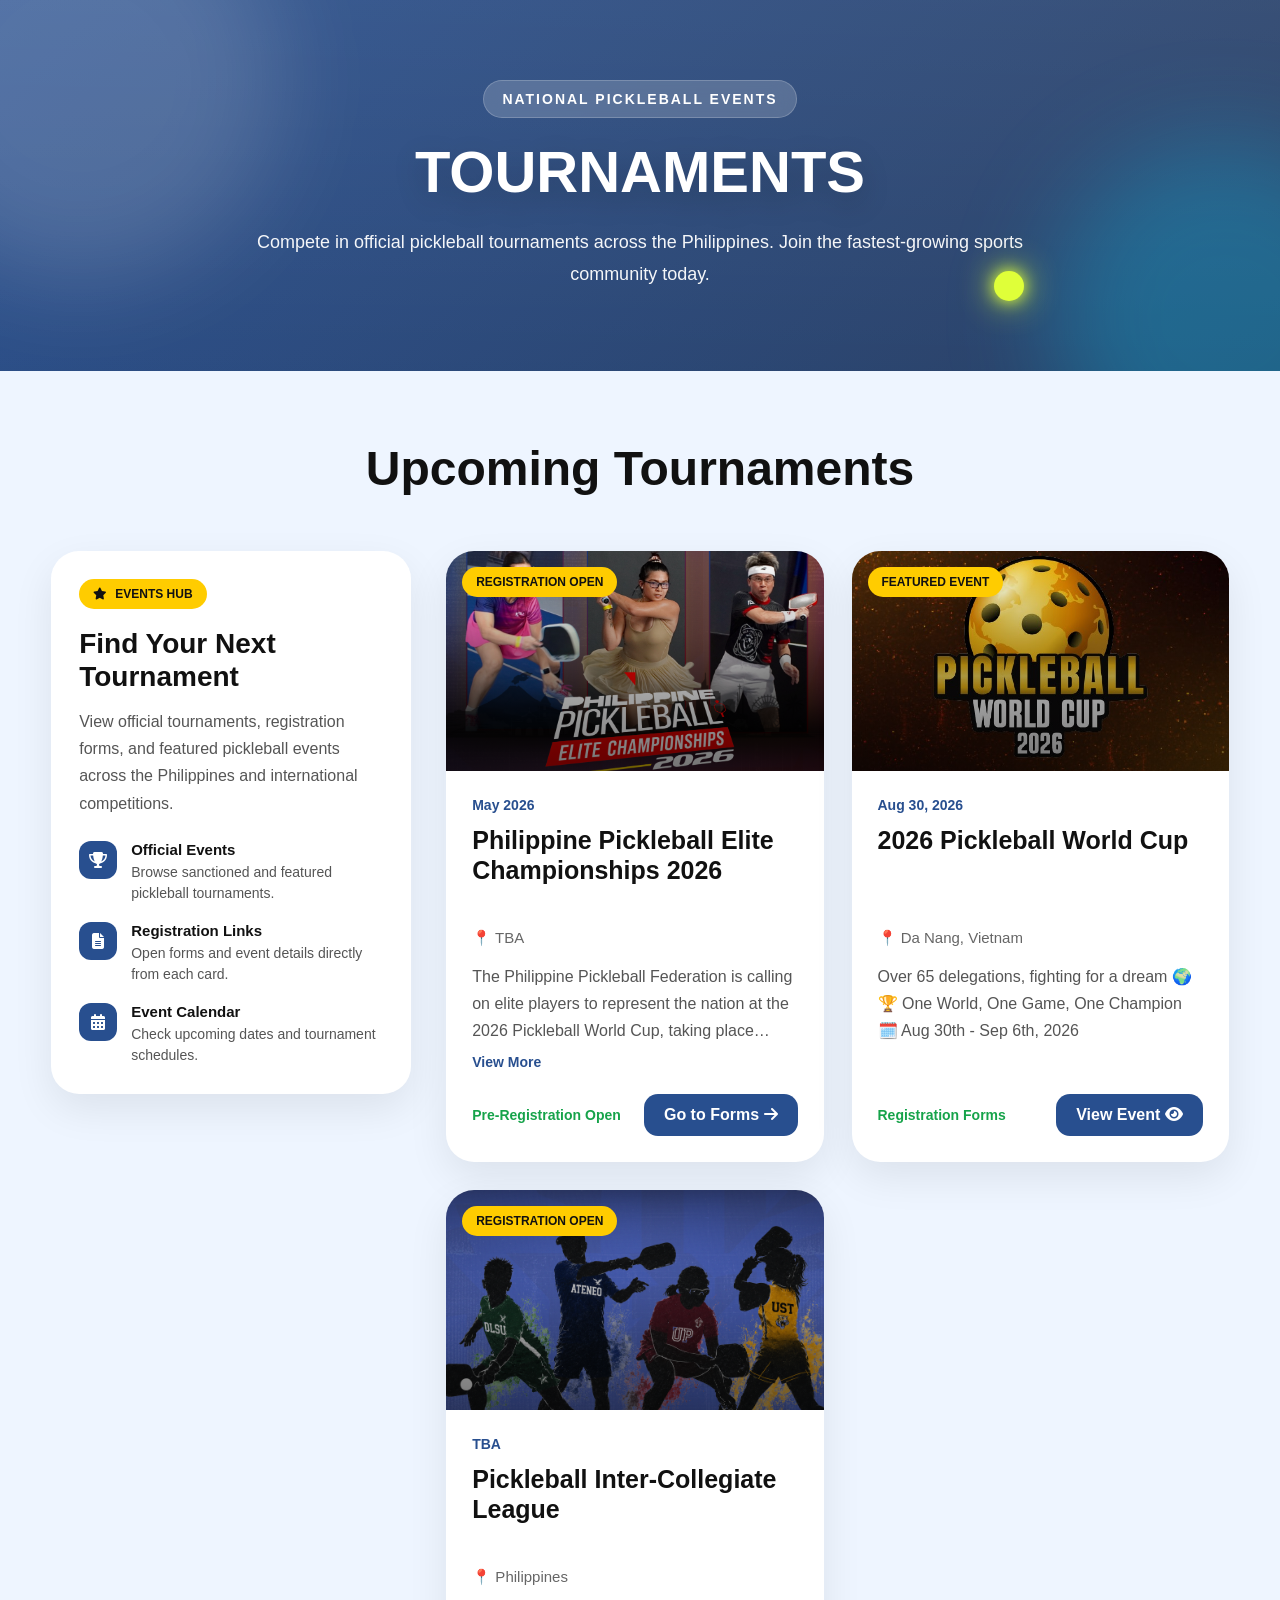
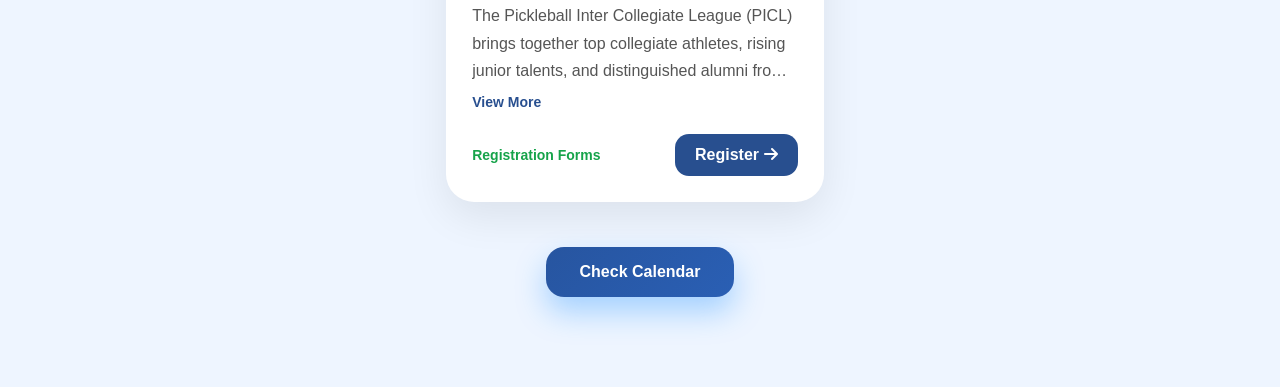
<file: tournament/tournaments.html>
<!DOCTYPE html>
<html lang="en">
<head>

  <meta charset="UTF-8" />
  <meta name="viewport" content="width=device-width, initial-scale=1.0"/>

  <title>Pickleball Tournaments</title>


  <link rel="preconnect" href="https://fonts.googleapis.com">
  <link rel="preconnect" href="https://fonts.gstatic.com" crossorigin>

  <link rel="stylesheet" href="https://cdnjs.cloudflare.com/ajax/libs/font-awesome/6.5.2/css/all.min.css">

  <link rel="stylesheet" href="tournaments.css">

</head>

<body>
  <section class="tournament-hero">

    <div class="hero-overlay"></div>

    <div class="hero-glow glow1"></div>
    <div class="hero-glow glow2"></div>

    <div class="hero-content">

      <div class="hero-badge">
        NATIONAL PICKLEBALL EVENTS
      </div>

      <h1>
        TOURNAMENTS
      </h1>

      <p>
        Compete in official pickleball tournaments across the Philippines.
        Join the fastest-growing sports community today.
      </p>

    </div>


    <div class="floating-ball"></div>

  </section>


<section class="tournament-section">

  <div class="section-title">
    <h2>Upcoming Tournaments</h2>
  </div>

  <div class="tournament-layout">

    <aside class="tournament-info-card">

      <div class="info-badge">
        <i class="fa-solid fa-star"></i>
        EVENTS HUB
      </div>

      <h2>Find Your Next Tournament</h2>

      <p>
        View official tournaments, registration forms, and featured pickleball events across the Philippines and international competitions.
      </p>

      <div class="info-list">

        <div class="info-item">
          <i class="fa-solid fa-trophy"></i>
          <div>
            <h4>Official Events</h4>
            <span>Browse sanctioned and featured pickleball tournaments.</span>
          </div>
        </div>

        <div class="info-item">
          <i class="fa-solid fa-file-lines"></i>
          <div>
            <h4>Registration Links</h4>
            <span>Open forms and event details directly from each card.</span>
          </div>
        </div>

        <div class="info-item">
          <i class="fa-solid fa-calendar-days"></i>
          <div>
            <h4>Event Calendar</h4>
            <span>Check upcoming dates and tournament schedules.</span>
          </div>
        </div>

      </div>

    </aside>

    <div class="empty-tournament-state" id="emptyTournamentState">
    <div class="empty-icon">
      <i class="fa-solid fa-clock-rotate-left"></i>
    </div>

    <h2>No tournaments available at this time.</h2>

    <p>
      Check back soon for upcoming tournaments, leagues, and community events.
    </p>
  </div>

    <div class="tournament-grid" id="tournamentGrid"></div>

  </div>

  

  <div class="cta-buttons">
    <a href="../Calendar/calendar.html" class="cta-btn secondary-cta-btn">
      Check Calendar
    </a>
  </div>

</section>


  <script src="tournaments.js"></script>

</body>
</html>
</file>
<file: Pickleball/style.css>
*{
    margin:0;
    padding:0;
    box-sizing:border-box;
}

body{
    font-family:'Arial',sans-serif;
    overflow-x:hidden;
    background:#eef3fb;
}


.hero{
    position:relative;
    width:100%;
    min-height:100vh;

    overflow:hidden;

    display:flex;
    justify-content:center;
    align-items:center;
}

/* BACKGROUND */

.hero-bg{
    position:absolute;
    inset:0;

    width:100%;
    height:100%;

    object-fit:cover;

    z-index:1;
}

/* OVERLAY */

.overlay{
    position:absolute;
    inset:0;

    background:
    linear-gradient(
        to bottom,
        rgba(255,255,255,0.20),
        rgba(255,255,255,0.08)
    );

    z-index:2;
}

/* LIGHT FX */

.hero::before{
    content:'';

    position:absolute;

    top:-20%;
    left:-10%;

    width:min(40vw, 500px);
    height:min(40vw, 500px);

    background:
    radial-gradient(
        circle,
        rgba(63,119,189,0.18),
        transparent 70%
    );

    filter:blur(20px);

    animation:
    lightMove 8s ease-in-out infinite;

    z-index:2;
}

.hero::after{
    content:'';

    position:absolute;

    bottom:-20%;
    right:-10%;

    width:min(38vw, 450px);
    height:min(38vw, 450px);

    background:
    radial-gradient(
        circle,
        rgba(255,255,255,0.35),
        transparent 70%
    );

    filter:blur(20px);

    animation:
    lightMove2 10s ease-in-out infinite;

    z-index:2;
}


.player{
    position:absolute;

    z-index:4;

    pointer-events:none;

    will-change:transform;

    filter:
    drop-shadow(0 15px 35px rgba(0,0,0,0.18));

    transition:
    width 0.5s ease,
    left 0.5s ease,
    right 0.5s ease,
    transform 0.2s linear;
}


.left-player{
    width:clamp(170px, 28vw, 390px);

    left:max(-35px, 1vw);
    bottom:-10px;

    opacity:0;

    animation:
    leftEntrance 1.4s ease forwards;
}

/* RIGHT PLAYER */

.right-player{
    width:clamp(180px, 30vw, 360px);

    right:max(-20px, 1vw);
    bottom:-60px;

    opacity:0;

    animation:
    rightEntrance 1.4s ease forwards;
}


.content{
    position:relative;
    z-index:5;

    width:min(90%, 950spx);

    text-align:center;

    padding:20px;
}

/* MINI TITLE */

.mini-title{
    color:#284f8f;

    font-size:clamp(12px, 1vw, 15px);

    font-weight:800;

    letter-spacing:4px;

    margin-bottom:18px;

    opacity:0;

    animation:
    fadeUp 1s ease forwards;

    animation-delay:0.3s;
}


.main-title{
    font-size:clamp(34px, 7vw, 50px);

    line-height:0.95;

    font-weight:600;

    text-transform:uppercase;

    color:#000;

    text-shadow:
    0 5px 20px rgba(0,0,0,0.15);

    opacity:0;

    animation:
    fadeUp 1.2s ease forwards;

    animation-delay:0.5s;
}

.main-title span{
    color:#284f8f;

    display:block;

    font-size:clamp(34px, 7vw, 60px);

    font-weight:800;

    text-shadow:
    0 4px 15px rgba(63,119,189,0.25);
}


.description{
    margin-top:28px;

    font-size:clamp(14px, 2vw, 16px);

    line-height:1.8;

    color:#000;

    max-width:700px;

    margin-inline:auto;

    text-shadow:
    0 2px 10px rgba(0,0,0,0.15);

    opacity:0;

    animation:
    descriptionReveal 1.2s ease forwards;

    animation-delay:1s;
}


.buttons{
    margin-top:45px;

    display:flex;
    justify-content:center;
    gap:24px;

    flex-wrap:wrap;
}


.btn{
    position:relative;

    padding:18px 38px;

    text-decoration:none;

    font-size:16px;
    font-weight:700;

    overflow:hidden;

    transition:0.35s ease;

    opacity:0;

    isolation:isolate;

    animation:
    buttonReveal 1s ease forwards;

    text-transform:uppercase;

    letter-spacing:1px;

    clip-path:
    polygon(
        12% 0%,
        100% 0%,
        88% 100%,
        0% 100%
    );
}


.primary-btn{
    background:
    linear-gradient(
        135deg,
        #3f77bd,
        #284f8f
    );

    color:white;

    box-shadow:
    0 10px 25px rgba(63,119,189,0.35);

    animation-delay:1.2s;
}

.primary-btn:hover{

    transform:
    translateY(-5px)
    scale(1.04);

    box-shadow:
    0 0 25px rgba(63,119,189,0.55);
}

.secondary-btn{

    background:
    rgba(255,255,255,0.15);

    border:2px solid rgba(63,119,189,0.55);

    backdrop-filter:blur(10px);

    color:#284f8f;

    animation-delay:1.35s;
}

.secondary-btn:hover{

    background:#284f8f;

    color:white;

    transform:
    translateY(-5px)
    scale(1.04);

    box-shadow:
    0 0 20px rgba(63,119,189,0.45);
}


.btn::before{
    content:'';

    position:absolute;

    top:var(--y);
    left:var(--x);

    transform:translate(-50%, -50%);

    width:0;
    height:0;

    border-radius:50%;

    background:
    radial-gradient(
        circle,
        rgba(255,255,255,0.45),
        transparent 70%
    );

    transition:
    width 0.45s ease,
    height 0.45s ease;

    z-index:-1;
}

.btn:hover::before{
    width:300px;
    height:300px;
}


.line-effect{
    position:absolute;

    width:min(25vw, 300px);
    height:2px;

    background:
    linear-gradient(
        to right,
        transparent,
        rgba(255,255,255,0.8),
        transparent
    );

    z-index:3;

    opacity:0.6;
}

.line1{
    top:18%;
    left:-20%;

    transform:rotate(18deg);

    animation:moveLine1 6s linear infinite;
}

.line2{
    bottom:25%;
    right:-20%;

    transform:rotate(-18deg);

    animation:moveLine2 7s linear infinite;
}

.line3{
    top:55%;
    left:-30%;

    transform:rotate(10deg);

    animation:moveLine3 8s linear infinite;
}


.hero-streak{
    position:absolute;

    width:500px;
    height:2px;

    background:
    linear-gradient(
        to right,
        transparent,
        rgba(255,255,255,0.9),
        transparent
    );

    top:65%;
    right:10%;

    transform:rotate(-18deg);

    opacity:0.6;

    z-index:3;

    animation:
    streakMove 5s linear infinite;
}


.mobile-slider{
    display:none;
}

.mobile-ball{
    display:none;
}


@keyframes leftEntrance{
    0%{
        opacity:0;
        transform:
        translateX(-220px)
        rotate(-8deg)
        scale(0.8);
    }

    100%{
        opacity:1;
        transform:
        translateX(0)
        rotate(0)
        scale(1);
    }
}

@keyframes rightEntrance{
    0%{
        opacity:0;
        transform:
        translateX(220px)
        rotate(8deg)
        scale(0.8);
    }

    100%{
        opacity:1;
        transform:
        translateX(0)
        rotate(0)
        scale(1);
    }
}

@keyframes fadeUp{
    from{
        opacity:0;
        transform:translateY(40px);
    }

    to{
        opacity:1;
        transform:translateY(0);
    }
}

@keyframes descriptionReveal{
    from{
        opacity:0;
        transform:translateY(25px);
        letter-spacing:2px;
    }

    to{
        opacity:1;
        transform:translateY(0);
        letter-spacing:0;
    }
}

@keyframes buttonReveal{
    from{
        opacity:0;
        transform:translateY(40px);
    }

    to{
        opacity:1;
        transform:translateY(0);
    }
}

@keyframes lightMove{
    0%{
        transform:translate(0,0) scale(1);
    }

    50%{
        transform:translate(60px,40px) scale(1.1);
    }

    100%{
        transform:translate(0,0) scale(1);
    }
}

@keyframes lightMove2{
    0%{
        transform:translate(0,0) scale(1);
    }

    50%{
        transform:translate(-60px,-40px) scale(1.1);
    }

    100%{
        transform:translate(0,0) scale(1);
    }
}

@keyframes moveLine1{
    from{
        transform:
        translateX(0)
        rotate(18deg);
    }

    to{
        transform:
        translateX(1600px)
        rotate(18deg);
    }
}

@keyframes moveLine2{
    from{
        transform:
        translateX(0)
        rotate(-18deg);
    }

    to{
        transform:
        translateX(-1600px)
        rotate(-18deg);
    }
}

@keyframes moveLine3{
    from{
        transform:
        translateX(0)
        rotate(10deg);
    }

    to{
        transform:
        translateX(1700px)
        rotate(10deg);
    }
}

@keyframes streakMove{

    0%{
        transform:
        translateX(0)
        rotate(-18deg);

        opacity:0;
    }

    20%{
        opacity:0.6;
    }

    100%{
        transform:
        translateX(-300px)
        rotate(-18deg);

        opacity:0;
    }
}


@media(max-width:800px){

    .hero{
        min-height:100vh;

        padding-top:90px;

        align-items:flex-start;
    }

    .left-player{
        width:200px;

        left:-45px;
        bottom:0;
    }

    .right-player{
        width:180px;

        right:-45px;
        bottom:0;
    }

    .content{
        width:100%;
        padding-inline:18px;
    }

    .main-title{
        font-size:42px;
    }

    .description{
        font-size:14px;
        max-width:320px;
        margin-top:20px;
    }

    .buttons{
        margin-top:28px;
        gap:15px;
    }

    .btn{
        width:230px;

        padding:16px 20px;

        font-size:15px;
    }

    /* MOBILE SLIDER */

    .mobile-slider{
        display:block;

        position:relative;

        width:100%;

        overflow:hidden;

        margin-top:55px;

        padding-block:15px;

        mask-image:
        linear-gradient(
            to right,
            transparent,
            black 10%,
            black 90%,
            transparent
        );
    }

    .slider-track{
        display:flex;

        gap:18px;

        width:max-content;

        animation:
        mobileSlide 38s linear infinite;
    }

    .slider-track img{

        width:170px;
        height:420px;

        object-fit:cover;
        object-position:center;

        border-radius:22px;

        border:3px solid rgba(255,255,255,0.75);

        box-shadow:
        0 10px 25px rgba(0,0,0,0.18);

        transition:
        transform 0.4s ease,
        box-shadow 0.4s ease,
        filter 0.4s ease;
    }

    .slider-track img:hover{

        transform:
        translateY(-10px)
        scale(1.04);

        box-shadow:
        0 0 25px rgba(63,119,189,0.5);

        filter:
        brightness(1.08)
        saturate(1.15);
    }


    .mobile-ball{
        display:block;

        position:absolute;

        width:28px;
        height:28px;

        border-radius:50%;

        background:
        radial-gradient(
            circle at 30% 30%,
            #f6ff9d,
            #d7ff2f 70%
        );

        box-shadow:
        0 0 12px #d7ff2f,
        0 0 30px #d7ff2f,
        0 0 60px rgba(215,255,47,0.5);

        bottom:180px;
        left:20%;

        z-index:4;

        animation:
        ballFloat 4s ease-in-out infinite;
    }
}


@keyframes mobileSlide{
    0%{
        transform:translateX(0);
    }

    100%{
        transform:translateX(-50%);
    }
}

@keyframes ballFloat{
    0%{
        transform:
        translateY(0)
        translateX(0);
    }

    50%{
        transform:
        translateY(-12px)
        translateX(10px);
    }

    100%{
        transform:
        translateY(0)
        translateX(0);
    }
}


.tournament-section{
    position:relative;

    width:100%;

    padding:120px 8%;

    background:
    linear-gradient(
        180deg,
        #284f8f,
        #17376d
    );

    overflow:hidden;

    display:flex;
    justify-content:space-between;
    align-items:center;
    gap:60px;

    flex-wrap:wrap;
}

.tournament-glow{
    position:absolute;

    width:700px;
    height:700px;

    background:
    radial-gradient(
        circle,
        rgba(63,119,189,0.25),
        transparent 70%
    );

    top:-250px;
    right:-150px;

    filter:blur(40px);

    animation:
    glowMove 8s ease-in-out infinite;
}


.floating-ball{
    position:absolute;

    width:28px;
    height:28px;

    border-radius:50%;

    background:#dfff39;

    box-shadow:
    0 0 15px #dfff39,
    0 0 35px #dfff39,
    0 0 55px #dfff39;

    z-index:2;
}

.ball1{
    top:20%;
    left:8%;

    animation:
    ballFloat1 5s ease-in-out infinite;
}

.ball2{
    bottom:18%;
    right:12%;

    animation:
    ballFloat2 6s ease-in-out infinite;
}


.tournament-left{
    position:relative;

    z-index:5;

    flex:1;
    min-width:320px;

    animation:
    fadeLeft 1s ease;
}


.event-badge{
    display:inline-block;

    background:#ffc400;

    color:#111;

    padding:10px 18px;

    border-radius:50px;

    font-size:13px;

    font-weight:800;

    letter-spacing:1px;

    margin-bottom:25px;

    box-shadow:
    0 8px 20px rgba(255,196,0,0.3);
}


.tournament-title{
    font-size:clamp(38px, 5vw, 55px);

    line-height:1;

    color:white;

    font-weight:800;

    margin-bottom:25px;

    text-transform:uppercase;
}

.tournament-title p{
    font-weight: 500;
    font-size: 20px;
}

.tournament-title span{
    display:block;

    color:#74a7df;

    text-shadow:
    0 5px 25px rgba(63,119,189,0.4);
}


.tournament-description{
    color:rgba(255,255,255,0.82);

    font-size:18px;

    line-height:1.8;

    max-width:700px;

    margin-bottom:40px;
}


.info-grid{
    display:flex;
    flex-direction:column;
    gap:18px;
}


.info-card{
    display:flex;
    align-items:center;
    gap:18px;

    background:
    rgba(255,255,255,0.08);

    border:
    1px solid rgba(255,255,255,0.12);

    backdrop-filter:blur(10px);

    padding:22px;

    border-radius:22px;

    transition:0.35s ease;
}

.info-card:hover{
    transform:
    translateX(10px);

    background:
    rgba(255,255,255,0.12);

    box-shadow:
    0 15px 35px rgba(0,0,0,0.18);
}

.info-icon{
    width:58px;
    height:58px;

    border-radius:18px;

    display:flex;
    justify-content:center;
    align-items:center;

    font-size:28px;

    background:
    linear-gradient(
        135deg,
        #3f77bd,
        #284f8f
    );

    color:white;

    flex-shrink:0;
}

.info-card h4{
    color:white;

    font-size:20px;

    margin-bottom:4px;
}

.info-card p{
    color:rgba(255,255,255,0.72);
}

/* TAGS */

.sports-tags{
    display:flex;
    flex-wrap:wrap;

    gap:15px;

    margin-top:40px;
}

.tag{
    padding:14px 20px;

    border-radius:50px;

    background:
    rgba(255,255,255,0.08);

    border:
    1px solid rgba(255,255,255,0.12);

    color:white;

    font-weight:600;

    transition:0.35s ease;
}

.tag:hover{
    transform:
    translateY(-6px);

    background:#3f77bd;
}

.tournament-right{
    position:relative;

    z-index:5;

    width:450px;

    display:flex;
    flex-direction:column;

    gap:25px;

    animation:
    fadeRight 1s ease;
}


.tournament-image-box{
    position:relative;

    width:100%;
    height:300px;

    border-radius:28px;

    overflow:hidden;

    box-shadow:
    0 25px 50px rgba(0,0,0,0.3);
}

.tournament-image-box img{
    width:100%;
    height:100%;

    object-fit:cover;

    transition:
    transform 0.5s ease;
}

.tournament-image-box:hover img{
    transform:
    scale(1.08);
}

.image-overlay{
    position:absolute;
    inset:0;

    background:
    linear-gradient(
        to top,
        rgba(0,0,0,0.6),
        transparent
    );
}

.image-badge{
    position:absolute;

    bottom:20px;
    left:20px;

    background:#3f77bd;

    color:white;

    padding:10px 18px;

    border-radius:50px;

    font-weight:700;

    letter-spacing:1px;
}


.register-card{
    background:white;

    padding:35px;

    border-radius:28px;

    box-shadow:
    0 20px 45px rgba(0,0,0,0.22);
}

.register-card h3{
    font-size:34px;

    margin-bottom:15px;

    color:#111;
}

.register-card p{
    color:#555;

    line-height:1.7;

    margin-bottom:30px;
}


.register-buttons{
    display:flex;
    flex-direction:column;

    gap:15px;
}

.register-btn{
    text-decoration:none;

    padding:18px;

    border-radius:16px;

    text-align:center;

    font-weight:700;

    transition:0.35s ease;
}

.primary-register{
    background:
    linear-gradient(
        135deg,
        #3f77bd,
        #284f8f
    );

    color:white;

    box-shadow:
    0 12px 30px rgba(40,79,143,0.3);
}

.primary-register:hover{
    transform:
    translateY(-5px)
    scale(1.02);
}

.secondary-register{
    background:#eef3fb;

    color:#284f8f;
}

.secondary-register:hover{
    background:#dce9f8;
}


.deadline-box{
    margin-top:20px;

    padding:16px;

    border-radius:14px;

    background:#e8f0fa;

    color:#284f8f;

    font-weight:600;
}


@keyframes glowMove{

    0%{
        transform:
        translateY(0);
    }

    50%{
        transform:
        translateY(40px);
    }

    100%{
        transform:
        translateY(0);
    }
}

@keyframes ballFloat1{

    0%{
        transform:
        translateY(0)
        translateX(0);
    }

    50%{
        transform:
        translateY(-20px)
        translateX(12px);
    }

    100%{
        transform:
        translateY(0)
        translateX(0);
    }
}

@keyframes ballFloat2{

    0%{
        transform:
        translateY(0)
        translateX(0);
    }

    50%{
        transform:
        translateY(20px)
        translateX(-12px);
    }

    100%{
        transform:
        translateY(0)
        translateX(0);
    }
}

@keyframes fadeLeft{

    from{
        opacity:0;

        transform:
        translateX(-80px);
    }

    to{
        opacity:1;

        transform:
        translateX(0);
    }
}

@keyframes fadeRight{

    from{
        opacity:0;

        transform:
        translateX(80px);
    }

    to{
        opacity:1;

        transform:
        translateX(0);
    }
}

/* RESPONSIVE */

@media(max-width:1000px){

    .tournament-section{
        flex-direction:column;

        padding:100px 6%;
    }

    .tournament-right{
        width:100%;
        max-width:550px;
    }

    .tournament-title{
        font-size:48px;
    }
}

@media(max-width:700px){

    .tournament-section{
        padding:80px 20px;
    }

    .tournament-title{
        font-size:34px;
    }

    .tournament-title p{
        font-size:18px;
    }

    .tournament-description{
        font-size:15px;
    }

    .info-card{
        padding:18px;
    }

    .info-card h4{
        font-size:16px;
    }

    .sports-tags{
        gap:10px;
    }

    .tag{
        font-size:13px;

        padding:12px 16px;
    }

    .register-card{
        padding:25px;
    }

    .register-card h3{
        font-size:26px;
    }

    .tournament-image-box{
        height:240px;
    }
}


.final-cta{
    position:relative;

    width:100%;

    padding:140px 8%;

    background:
    linear-gradient(
        135deg,
        #f4f9ff,
        #dce9f8
    );

    overflow:hidden;

    display:flex;
    justify-content:space-between;
    align-items:center;
    gap:70px;

    flex-wrap:wrap;
}


.cta-glow{
    position:absolute;

    border-radius:50%;

    filter:blur(80px);

    opacity:0.5;
}

.glow1{
    width:500px;
    height:500px;

    background:
    rgba(63,119,189,0.22);

    top:-200px;
    left:-150px;

    animation:
    glowFloat1 8s ease-in-out infinite;
}

.glow2{
    width:450px;
    height:450px;

    background:
    rgba(116,167,223,0.20);

    bottom:-180px;
    right:-100px;

    animation:
    glowFloat2 10s ease-in-out infinite;
}


.cta-line{
    position:absolute;

    height:2px;

    background:
    linear-gradient(
        to right,
        transparent,
        rgba(255,255,255,0.9),
        transparent
    );

    opacity:0.5;
}

.line-a{
    width:500px;

    top:25%;
    left:-10%;

    transform:rotate(12deg);

    animation:
    lineMoveA 7s linear infinite;
}

.line-b{
    width:450px;

    bottom:20%;
    right:-10%;

    transform:rotate(-12deg);

    animation:
    lineMoveB 8s linear infinite;
}


.cta-ball{
    position:absolute;

    width:28px;
    height:28px;

    border-radius:50%;

    background:#dfff39;

    box-shadow:
    0 0 15px #dfff39,
    0 0 35px #dfff39,
    0 0 55px #dfff39;
}

.cta-ball1{
    top:18%;
    right:18%;

    animation:
    ballFloat1 4s ease-in-out infinite;
}

.cta-ball2{
    bottom:12%;
    left:10%;

    animation:
    ballFloat2 5s ease-in-out infinite;
}


.cta-left{
    position:relative;

    z-index:5;

    flex:1;
    min-width:320px;

    animation:
    fadeLeft 1s ease;
}


.cta-tag{
    display:inline-block;

    padding:10px 18px;

    border-radius:50px;

    background:#284f8f;

    color:white;

    font-weight:700;

    letter-spacing:1px;

    margin-bottom:24px;

    box-shadow:
    0 10px 25px rgba(40,79,143,0.3);
}


.cta-title{
    font-size:clamp(42px, 5vw, 78px);

    line-height:0.95;

    font-weight:800;

    color:#111;

    margin-bottom:30px;

    text-transform:uppercase;
}

.cta-title span{
    display:block;

    color:#284f8f;

    text-shadow:
    0 8px 25px rgba(40,79,143,0.25);
}


.cta-description{
    max-width:700px;

    font-size:18px;

    line-height:1.9;

    color:#444;

    margin-bottom:40px;
}


.cta-stats{
    display:flex;
    gap:20px;

    flex-wrap:wrap;

    margin-bottom:45px;
}

.stat-box{
    min-width:140px;

    background:white;

    padding:24px;

    border-radius:24px;

    box-shadow:
    0 15px 35px rgba(0,0,0,0.08);

    transition:0.35s ease;
}

.stat-box:hover{
    transform:
    translateY(-8px);

    box-shadow:
    0 20px 40px rgba(0,0,0,0.12);
}

.stat-box h3{
    font-size:34px;

    color:#284f8f;

    margin-bottom:8px;
}

.stat-box p{
    color:#555;

    font-weight:600;
}


.cta-buttons{
    display:flex;
    gap:20px;

    flex-wrap:wrap;
}

.cta-btn{
    position:relative;

    padding:18px 34px;

    border-radius:18px;

    text-decoration:none;

    font-weight:700;

    overflow:hidden;

    transition:0.35s ease;
}


.primary-cta-btn{
    background:
    linear-gradient(
        135deg,
        #284f8f,
        #3f77bd
    );

    color:white;

    box-shadow:
    0 15px 35px rgba(63,119,189,0.35);
}

.primary-cta-btn:hover{
    transform:
    translateY(-6px)
    scale(1.03);
}


.secondary-cta-btn{
    background:white;

    color:#284f8f;

    border:2px solid rgba(40,79,143,0.2);
}

.secondary-cta-btn:hover{
    transform:
    translateY(-6px);

    background:#284f8f;

    color:white;
}


.cta-right{
    position:relative;

    z-index:5;

    width:500px;

    display:flex;
    justify-content:center;

    animation:
    fadeRight 1s ease;
}


.cta-image-stack{
    position:relative;

    width:100%;
    height:520px;
}


.image-card{
    position:absolute;

    overflow:hidden;

    border-radius:30px;

    box-shadow:
    0 25px 45px rgba(0,0,0,0.2);
}

.image-card img{
    width:100%;
    height:100%;

    object-fit:cover;

    transition:
    transform 0.5s ease;
}

.image-card:hover img{
    transform:
    scale(1.08);
}

/* MAIN */

.main-image{
    width:360px;
    height:470px;

    top:0;
    left:0;

    animation:
    floatMain 5s ease-in-out infinite;
}


.floating-image{
    width:230px;
    height:290px;

    bottom:0;
    right:0;

    border:8px solid white;

    animation:
    floatSmall 6s ease-in-out infinite;
}


.trophy-card{
    position:absolute;

    top:40px;
    right:-20px;

    background:white;

    padding:18px 22px;

    border-radius:22px;

    display:flex;
    align-items:center;
    gap:15px;

    box-shadow:
    0 20px 40px rgba(0,0,0,0.12);

    animation:
    trophyFloat 4s ease-in-out infinite;
}

.trophy-icon{
    width:55px;
    height:55px;

    border-radius:18px;

    display:flex;
    justify-content:center;
    align-items:center;

    background:
    linear-gradient(
        135deg,
        #3f77bd,
        #284f8f
    );

    color:white;

    font-size:28px;
}

.trophy-card h4{
    font-size:18px;

    margin-bottom:4px;
}

.trophy-card p{
    color:#666;

    font-size:14px;
}


@keyframes glowFloat1{

    0%{
        transform:
        translateY(0);
    }

    50%{
        transform:
        translateY(40px);
    }

    100%{
        transform:
        translateY(0);
    }
}

@keyframes glowFloat2{

    0%{
        transform:
        translateY(0);
    }

    50%{
        transform:
        translateY(-40px);
    }

    100%{
        transform:
        translateY(0);
    }
}

@keyframes ballFloat1{

    0%{
        transform:
        translateY(0)
        translateX(0);
    }

    50%{
        transform:
        translateY(-14px)
        translateX(10px);
    }

    100%{
        transform:
        translateY(0)
        translateX(0);
    }
}

@keyframes ballFloat2{

    0%{
        transform:
        translateY(0)
        translateX(0);
    }

    50%{
        transform:
        translateY(14px)
        translateX(-10px);
    }

    100%{
        transform:
        translateY(0)
        translateX(0);
    }
}

@keyframes lineMoveA{

    from{
        transform:
        translateX(0)
        rotate(12deg);
    }

    to{
        transform:
        translateX(250px)
        rotate(12deg);
    }
}

@keyframes lineMoveB{

    from{
        transform:
        translateX(0)
        rotate(-12deg);
    }

    to{
        transform:
        translateX(-250px)
        rotate(-12deg);
    }
}

@keyframes floatMain{

    0%{
        transform:
        translateY(0);
    }

    50%{
        transform:
        translateY(-12px);
    }

    100%{
        transform:
        translateY(0);
    }
}

@keyframes floatSmall{

    0%{
        transform:
        translateY(0);
    }

    50%{
        transform:
        translateY(10px);
    }

    100%{
        transform:
        translateY(0);
    }
}

@keyframes trophyFloat{

    0%{
        transform:
        translateY(0);
    }

    50%{
        transform:
        translateY(-10px);
    }

    100%{
        transform:
        translateY(0);
    }
}

@keyframes fadeLeft{

    from{
        opacity:0;

        transform:
        translateX(-80px);
    }

    to{
        opacity:1;

        transform:
        translateX(0);
    }
}

@keyframes fadeRight{

    from{
        opacity:0;

        transform:
        translateX(80px);
    }

    to{
        opacity:1;

        transform:
        translateX(0);
    }
}

/* RESPONSIVE */

@media(max-width:1000px){

    .final-cta{
        flex-direction:column;

        padding:100px 6%;
    }

    .cta-right{
        width:100%;
        max-width:500px;
    }

    .cta-image-stack{
        height:480px;
    }
}

@media(max-width:700px){

    .final-cta{
        padding:90px 20px;
    }

    .cta-title{
        font-size:42px;
    }

    .cta-description{
        font-size:15px;
    }

    .cta-stats{
        gap:14px;
    }

    .stat-box{
        min-width:110px;

        padding:18px;
    }

    .stat-box h3{
        font-size:24px;
    }

    .cta-buttons{
        flex-direction:column;
    }

    .cta-btn{
        width:100%;

        text-align:center;
    }

    .cta-image-stack{
        height:420px;
    }

    .main-image{
        width:260px;
        height:340px;
    }

    .floating-image{
        width:170px;
        height:220px;
    }

    .trophy-card{
        right:0;

        padding:15px;
    }
}

.about-pickleball{
    position:relative;

    width:100%;

    padding:140px 8%;

    background:
    linear-gradient(
        180deg,
        #f8fbff,
        #e8f0fa
    );

    overflow:hidden;
}

/* GLOW */

.about-glow{
    position:absolute;

    border-radius:50%;

    filter:blur(90px);

    opacity:0.4;
}

.glow-left{
    width:500px;
    height:500px;

    background:
    rgba(63,119,189,0.22);

    top:-200px;
    left:-200px;

    animation:
    glowFloat1 8s ease-in-out infinite;
}

.glow-right{
    width:450px;
    height:450px;

    background:
    rgba(40,79,143,0.16);

    bottom:-180px;
    right:-180px;

    animation:
    glowFloat2 10s ease-in-out infinite;
}


.about-ball{
    position:absolute;

    width:26px;
    height:26px;

    border-radius:50%;

    background:#dfff39;

    box-shadow:
    0 0 15px #dfff39,
    0 0 35px #dfff39;
}

.ball-left{
    top:18%;
    left:8%;

    animation:
    ballFloat1 5s ease-in-out infinite;
}

.ball-right{
    bottom:14%;
    right:10%;

    animation:
    ballFloat2 5s ease-in-out infinite;
}


.about-header{
    position:relative;

    z-index:5;

    text-align:center;

    max-width:900px;

    margin:auto;
}


.section-badge{
    display:inline-block;

    padding:10px 18px;

    border-radius:50px;

    background:#284f8f;

    color:white;

    font-size:13px;

    font-weight:700;

    letter-spacing:1px;

    margin-bottom:24px;

    box-shadow:
    0 10px 25px rgba(40,79,143,0.25);
}


.about-title{
    font-size:clamp(40px, 5vw, 76px);

    line-height:0.95;

    font-weight:800;

    text-transform:uppercase;

    color:#111;

    margin-bottom:28px;
}

.about-title span{
    display:block;

    color:#284f8f;

    text-shadow:
    0 8px 25px rgba(40,79,143,0.18);
}

.about-description{
    font-size:18px;

    line-height:1.9;

    color:#444;

    max-width:780px;

    margin:auto;
}


.about-cards{
    position:relative;

    z-index:5;

    margin-top:80px;

    display:grid;

    grid-template-columns:
    repeat(auto-fit, minmax(260px, 1fr));

    gap:28px;
}


.about-card{
    background:white;

    border-radius:28px;

    padding:38px;

    text-align:center;

    box-shadow:
    0 20px 40px rgba(0,0,0,0.08);

    transition:0.4s ease;

    position:relative;

    overflow:hidden;
}

.about-card::before{
    content:'';

    position:absolute;

    inset:0;

    background:
    linear-gradient(
        135deg,
        rgba(63,119,189,0.08),
        transparent
    );

    opacity:0;

    transition:0.35s ease;
}

.about-card:hover::before{
    opacity:1;
}

.about-card:hover{
    transform:
    translateY(-12px);

    box-shadow:
    0 25px 45px rgba(0,0,0,0.12);
}


.about-icon{
    width:80px;
    height:80px;

    border-radius:24px;

    display:flex;
    justify-content:center;
    align-items:center;

    margin:auto;

    margin-bottom:24px;

    font-size:36px;

    background:
    linear-gradient(
        135deg,
        #3f77bd,
        #284f8f
    );

    color:white;

    box-shadow:
    0 12px 30px rgba(63,119,189,0.3);
}


.about-card h3{
    font-size:28px;

    color:#111;

    margin-bottom:18px;
}

.about-card p{
    color:#555;

    line-height:1.8;
}


.why-join-container{
    position:relative;

    z-index:5;

    margin-top:120px;

    display:flex;
    justify-content:space-between;
    align-items:center;
    gap:70px;

    flex-wrap:wrap;
}


.why-left{
    flex:1;
    min-width:320px;
}

.why-title{
    font-size:clamp(36px, 5vw, 64px);

    line-height:1;

    font-weight:800;

    color:#111;

    margin-bottom:35px;
}

.why-title span{
    display:block;

    color:#284f8f;
}


.why-list{
    display:flex;
    flex-direction:column;

    gap:22px;
}


.why-item{
    display:flex;
    align-items:flex-start;
    gap:18px;

    background:white;

    padding:22px;

    border-radius:22px;

    box-shadow:
    0 12px 30px rgba(0,0,0,0.06);

    transition:0.35s ease;
}

.why-item:hover{
    transform:
    translateX(10px);

    box-shadow:
    0 20px 35px rgba(0,0,0,0.1);
}


.why-dot{
    width:18px;
    height:18px;

    border-radius:50%;

    margin-top:8px;

    background:#dfff39;

    box-shadow:
    0 0 15px #dfff39;
}

.why-item h4{
    font-size:22px;

    color:#111;

    margin-bottom:6px;
}

.why-item p{
    color:#555;

    line-height:1.7;
}


.about-btn{
    display:inline-block;

    margin-top:40px;

    padding:18px 34px;

    border-radius:18px;

    text-decoration:none;

    background:
    linear-gradient(
        135deg,
        #284f8f,
        #3f77bd
    );

    color:white;

    font-weight:700;

    box-shadow:
    0 15px 35px rgba(63,119,189,0.3);

    transition:0.35s ease;
}

.about-btn:hover{
    transform:
    translateY(-6px)
    scale(1.03);
}


.why-right{
    width:500px;
}

/* IMAGE BOX */

.about-image-box{
    position:relative;

    width:100%;
    height:600px;

    overflow:hidden;

    border-radius:32px;

    box-shadow:
    0 25px 50px rgba(0,0,0,0.18);
}

.about-image-box img{
    width:100%;
    height:100%;

    object-fit:cover;

    transition:
    transform 0.5s ease;
}

.about-image-box:hover img{
    transform:
    scale(1.06);
}

.about-image-overlay{
    position:absolute;
    inset:0;

    background:
    linear-gradient(
        to top,
        rgba(0,0,0,0.6),
        transparent
    );
}


.about-image-card{
    position:absolute;

    bottom:25px;
    left:25px;

    background:white;

    padding:20px 24px;

    border-radius:22px;

    box-shadow:
    0 15px 35px rgba(0,0,0,0.12);
}

.about-image-card h4{
    font-size:22px;

    margin-bottom:6px;
}

.about-image-card p{
    color:#666;
}


.mini-ball{
    width:18px;
    height:18px;

    border-radius:50%;

    background:#dfff39;

    margin-bottom:14px;

    box-shadow:
    0 0 15px #dfff39;
}

@media(max-width:1000px){

    .why-join-container{
        flex-direction:column;
    }

    .why-right{
        width:100%;
        max-width:600px;
    }
}

@media(max-width:700px){

    .about-pickleball{
        padding:100px 20px;
    }

    .about-title{
        font-size:44px;
    }

    .about-description{
        font-size:15px;
    }

    .about-card{
        padding:30px;
    }

    .about-card h3{
        font-size:24px;
    }

    .why-title{
        font-size:42px;
    }

    .why-item{
        padding:18px;
    }

    .why-item h4{
        font-size:18px;
    }

    .about-image-box{
        height:420px;
    }

    .about-image-card{
        left:15px;
        right:15px;

        bottom:15px;
    }

    .about-btn{
        width:100%;

        text-align:center;
    }
}


.announcement-wrapper{
    position:fixed;

    right:25px;
    bottom:25px;

    z-index:9999;
}

.announcement-icon{
    position:absolute;

    right:0;
    bottom:0;

    width:72px;
    height:72px;

    border-radius:50%;

    display:flex;
    justify-content:center;
    align-items:center;

    cursor:pointer;

    background:
    linear-gradient(
        135deg,
        #284f8f,
        #3f77bd
    );

    color:white;

    font-size:28px;

    box-shadow:
    0 15px 35px rgba(40,79,143,0.35);

    transition:0.45s ease;

    z-index:5;
}


.announcement-ping{
    position:absolute;

    inset:0;

    border-radius:50%;

    border:2px solid rgba(255,255,255,0.6);

    animation:
    ping 2s infinite;
}

.announcement-box{
    position:absolute;

    right:0;
    bottom:0;

    width:340px;

    padding:24px;

    border-radius:28px;

    overflow:hidden;

    opacity:1;

    transform:
    scale(1);

    transform-origin:
    bottom right;

    transition:
    0.45s ease;

    backdrop-filter:blur(18px);

    background:
    linear-gradient(
        135deg,
        rgba(255,255,255,0.22),
        rgba(255,255,255,0.08)
    );

    border:
    1px solid rgba(255,255,255,0.25);

    box-shadow:
    0 20px 40px rgba(0,0,0,0.18);
}

.announcement-wrapper.collapsed .announcement-box{

    opacity:0;

    pointer-events:none;

    transform:
    scale(0.3);

}


.announcement-wrapper.collapsed .announcement-icon{

    opacity:1;

    transform:
    scale(1);
}

.announcement-wrapper:not(.collapsed) .announcement-icon{

    opacity:0;

    transform:
    scale(0.3);

    pointer-events:none;
}

.announcement-glow{
    position:absolute;

    width:180px;
    height:180px;

    border-radius:50%;

    background:
    radial-gradient(
        circle,
        rgba(63,119,189,0.35),
        transparent 70%
    );

    top:-70px;
    right:-50px;

    filter:blur(20px);

    animation:
    glowFloat 6s ease-in-out infinite;
}

.announcement-content{
    position:relative;

    z-index:2;
}

.announcement-tag{
    display:inline-block;

    padding:7px 14px;

    border-radius:999px;

    background:
    rgba(255,255,255,0.18);

    color:#284f8f;

    font-size:11px;
    font-weight:700;

    letter-spacing:2px;

    margin-bottom:16px;
}

.announcement-content h4{
    font-size:28px;

    line-height:1.1;

    color:#000;

    margin-bottom:12px;

    font-weight:800;
}

.announcement-content p{
    color:#333;

    line-height:1.7;

    font-size:14px;

    margin-bottom:20px;
}

.announcement-content a{
    display:inline-flex;
    align-items:center;
    gap:10px;

    text-decoration:none;

    padding:14px 22px;

    border-radius:16px;

    background:#284f8f;

    color:white;

    font-weight:600;

    transition:0.35s ease;

    box-shadow:
    0 10px 25px rgba(40,79,143,0.35);
}

.announcement-content a:hover{
    transform:
    translateY(-4px)
    scale(1.03);
}

@keyframes ping{

    0%{
        transform:scale(1);
        opacity:1;
    }

    100%{
        transform:scale(1.7);
        opacity:0;
    }
}

@keyframes glowFloat{

    0%{
        transform:translate(0,0);
    }

    50%{
        transform:
        translate(-20px,15px);
    }

    100%{
        transform:translate(0,0);
    }
}

@media(max-width:700px){

    .announcement-wrapper{
        right:12px;
        bottom:12px;
    }

    .announcement-box{
        width:calc(100vw - 24px);

        max-width:340px;
    }

    .announcement-content h4{
        font-size:22px;
    }
}

.page-loader{
    position:fixed;

    top:0;
    left:0;

    width:100%;
    height:100vh;

    display:flex;
    justify-content:center;
    align-items:center;

    background:
    linear-gradient(
        135deg,
        #eef3fb,
        #dce9f8
    );

    z-index:999999;

    overflow:hidden;

    transition:
    opacity 0.8s ease,
    visibility 0.8s ease;
}

.page-loader.hide{
    opacity:0;

    visibility:hidden;

    pointer-events:none;
}

.loader-content{
    display:flex;
    flex-direction:column;
    justify-content:center;
    align-items:center;

    text-align:center;
}

.loader-ball{
    width:70px;
    height:70px;

    border-radius:50%;

    background:#dfff39;

    box-shadow:
    0 0 20px #dfff39,
    0 0 50px #dfff39;

    margin-bottom:24px;

    animation:
    loaderBounce 1.2s ease-in-out infinite;
}

.loader-content h2{
    font-size:24px;

    font-weight:800;

    color:#284f8f;

    margin:0;
}

@keyframes loaderBounce{

    0%{
        transform:
        translateY(0)
        scale(1);
    }

    50%{
        transform:
        translateY(-16px)
        scale(1.08);
    }

    100%{
        transform:
        translateY(0)
        scale(1);
    }
}
</file>
<file: Announcement/announcement.css>
*{
    margin:0;
    padding:0;
    box-sizing:border-box;
}

body{
    font-family:'Arial',sans-serif;
    background:#eef5ff;
    overflow-x:hidden;
    color:#111;
}

.announcement-hero{
    position:relative;
    min-height:22vh;
    display:flex;
    justify-content:center;
    align-items:center;
    text-align:center;
    overflow:hidden;
    padding:80px 20px;
    background:linear-gradient(135deg,#284f8f,#3f77bd);
}

.hero-glow{
    position:absolute;
    border-radius:50%;
    filter:blur(50px);
    opacity:0.38;
    animation:glowMove 10s ease-in-out infinite;
}

.glow1{
    width:400px;
    height:400px;
    background:rgba(255,255,255,0.15);
    top:-120px;
    left:-120px;
}

.glow2{
    width:350px;
    height:350px;
    background:rgba(116,167,223,0.28);
    bottom:-120px;
    right:-120px;
}

.hero-ball{
    position:absolute;
    width:30px;
    height:30px;
    border-radius:50%;
    background:#dfff39;
    box-shadow:0 0 15px #dfff39,0 0 35px #dfff39;
    z-index:5;
}

.ball1{
    top:30%;
    left:14%;
    animation:ballFloat 4s ease-in-out infinite;
}

.ball2{
    bottom:25%;
    right:18%;
    animation:ballFloat2 5s ease-in-out infinite;
}

.announcement-hero-content{
    position:relative;
    z-index:5;
    max-width:900px;
}

.hero-badge{
    display:inline-block;
    padding:10px 18px;
    border-radius:999px;
    background:rgba(255,255,255,0.18);
    color:white;
    font-size:13px;
    font-weight:700;
    letter-spacing:2px;
    margin-bottom:25px;
    border:1px solid rgba(255,255,255,0.22);
    backdrop-filter:blur(10px);
}

.announcement-hero-content h1{
    font-size:clamp(44px,8vw,54px);
    line-height:0.95;
    font-weight:800;
    color:white;
    text-shadow:0 10px 30px rgba(0,0,0,0.2);
}

.announcement-hero-content span{
    display:block;
    color:white;
}

.announcement-hero-content p{
    margin-top:24px;
    color:white;
    line-height:1.8;
    font-size:clamp(15px,2vw,18px);
    opacity:0.95;
}

.announcement-section{
    width:min(1250px,92%);
    margin:70px auto 100px;
    position:relative;
    z-index:10;
}

.announcement-top{
    text-align:center;
    max-width:800px;
    margin:0 auto 55px;
}

.small-title{
    color:#284f8f;
    font-size:13px;
    font-weight:800;
    letter-spacing:3px;
}

.announcement-top h2{
    margin-top:12px;
    font-size:clamp(34px,5vw,48px);
    font-weight:800;
    line-height:1.05;
}

.announcement-top p{
    margin-top:18px;
    color:#555;
    line-height:1.8;
}

.announcement-layout{
    display:grid;
    grid-template-columns:minmax(320px,420px) 1fr;
    gap:35px;
    align-items:start;
}

.announcement-grid{
    display:flex;
    flex-direction:column;
    gap:20px;
}

.announcement-card{
    position:relative;
    overflow:hidden;
    border-radius:28px;
    background:white;
    padding:26px;
    cursor:pointer;
    box-shadow:0 15px 40px rgba(0,0,0,0.08);
    transition:0.35s ease;
    border:2px solid transparent;
}

.announcement-card::before{
    content:'';
    position:absolute;
    width:180px;
    height:180px;
    border-radius:50%;
    background:radial-gradient(circle,rgba(40,79,143,0.14),transparent 70%);
    top:-80px;
    right:-80px;
    transition:0.35s ease;
}

.announcement-card:hover{
    transform:translateY(-8px);
    box-shadow:0 25px 50px rgba(0,0,0,0.12);
}

.announcement-card.active{
    border-color:#284f8f;
    transform:translateX(8px);
}

.card-tag{
    position:relative;
    display:inline-block;
    padding:8px 14px;
    border-radius:999px;
    background:#ffcc00;
    color:#111;
    font-size:11px;
    font-weight:800;
    letter-spacing:2px;
    margin-bottom:18px;
}

.announcement-card h3{
    position:relative;
    font-size:24px;
    line-height:1.18;
    margin-bottom:14px;
    font-weight:800;
}

.announcement-card p{
    position:relative;
    color:#555;
    line-height:1.7;
    margin-bottom:18px;
    display:-webkit-box;
    -webkit-line-clamp:3;
    -webkit-box-orient:vertical;
    overflow:hidden;
}

.card-date{
    position:relative;
    color:#284f8f;
    font-weight:800;
    font-size:14px;
}

.announcement-detail{
    position:sticky;
    top:24px;
    min-height:520px;
    border-radius:34px;
    padding:38px;
    background:linear-gradient(135deg,#ffffff,#eef3fb);
    box-shadow:0 22px 50px rgba(0,0,0,0.1);
    overflow:hidden;
}

.announcement-detail::before{
    content:'';
    position:absolute;
    width:360px;
    height:360px;
    border-radius:50%;
    background:radial-gradient(circle,rgba(40,79,143,0.16),transparent 70%);
    top:-140px;
    right:-120px;
}

.announcement-detail::after{
    content:'';
    position:absolute;
    width:28px;
    height:28px;
    border-radius:50%;
    background:#dfff39;
    box-shadow:0 0 15px #dfff39,0 0 35px #dfff39;
    bottom:38px;
    right:42px;
    animation:ballFloat 4s ease-in-out infinite;
}

.detail-placeholder,
.detail-content{
    position:relative;
    z-index:2;
}

.detail-icon{
    width:90px;
    height:90px;
    border-radius:28px;
    display:flex;
    justify-content:center;
    align-items:center;
    background:linear-gradient(135deg,#284f8f,#3f77bd);
    color:white;
    font-size:38px;
    margin-bottom:26px;
    box-shadow:0 16px 35px rgba(40,79,143,0.3);
}

.detail-placeholder h3{
    font-size:36px;
    line-height:1.1;
    margin-bottom:14px;
}

.detail-placeholder p{
    color:#555;
    line-height:1.8;
}

.detail-tag{
    display:inline-block;
    padding:9px 16px;
    border-radius:999px;
    background:#ffcc00;
    color:#111;
    font-size:12px;
    font-weight:800;
    letter-spacing:2px;
    margin-bottom:24px;
}

.detail-content h2{
    font-size:clamp(34px,5vw,48px);
    line-height:1.05;
    font-weight:800;
    margin-bottom:20px;
}

.detail-date{
    color:#284f8f;
    font-weight:800;
    margin-bottom:28px;
}

.detail-message{
    color:#444;
    font-size:18px;
    line-height:1.9;
    margin-bottom:32px;
}

.detail-btn{
    display:inline-flex;
    align-items:center;
    gap:10px;
    padding:16px 28px;
    border-radius:18px;
    background:linear-gradient(135deg,#284f8f,#3f77bd);
    color:white;
    text-decoration:none;
    font-weight:800;
    box-shadow:0 15px 30px rgba(40,79,143,0.32);
    transition:0.35s ease;
}

.detail-btn:hover{
    transform:translateY(-5px) scale(1.03);
    box-shadow:0 20px 40px rgba(40,79,143,0.42);
}

.empty-announcement{
    display:none;
    min-height:55vh;
    border-radius:36px;
    background:linear-gradient(135deg,#ffffff,#eef3fb);
    box-shadow:0 25px 50px rgba(0,0,0,0.08);
    padding:60px 30px;
    text-align:center;
    overflow:hidden;
    position:relative;
}

.empty-announcement.show{
    display:flex;
    flex-direction:column;
    justify-content:center;
    align-items:center;
}

.empty-ball{
    width:75px;
    height:75px;
    border-radius:50%;
    background:#dfff39;
    margin-bottom:28px;
    box-shadow:0 0 20px #dfff39,0 0 45px #dfff39;
    animation:ballFloat 3s ease-in-out infinite;
}

.empty-icon{
    font-size:48px;
    color:#284f8f;
    margin-bottom:24px;
}

.empty-announcement h2{
    font-size:clamp(36px,5vw,64px);
    line-height:1.05;
    margin-bottom:20px;
    font-weight:800;
}

.empty-announcement p{
    max-width:650px;
    color:#555;
    line-height:1.8;
    font-size:17px;
}

@keyframes glowMove{
    0%,100%{
        transform:translate(0,0);
    }

    50%{
        transform:translate(50px,30px);
    }
}

@keyframes glowMove2{
    0%,100%{
        transform:translate(0,0);
    }

    50%{
        transform:translate(-40px,-25px);
    }
}

@keyframes ballFloat{
    0%,100%{
        transform:translateY(0);
    }

    50%{
        transform:translateY(-14px) scale(1.08);
    }
}

@keyframes ballFloat2{
    0%,100%{
        transform:translateY(0);
    }

    50%{
        transform:translateY(12px) translateX(-8px);
    }
}

@keyframes detailReveal{
    from{
        opacity:0;
        transform:translateY(24px);
    }

    to{
        opacity:1;
        transform:translateY(0);
    }
}

.detail-content{
    animation:detailReveal 0.45s ease;
}

@media(max-width:950px){
    .announcement-layout{
        grid-template-columns:1fr;
    }

    .announcement-detail{
        position:relative;
        top:0;
        min-height:auto;
    }

    .announcement-card.active{
        transform:translateY(-4px);
    }
}

@media(max-width:700px){
    .announcement-hero{
        min-height:50vh;
        padding:80px 20px;
    }

    .announcement-hero-content h1{
        font-size:44px;
    }

    .announcement-hero-content p{
        font-size:14px;
    }

    .announcement-section{
        margin:60px auto 80px;
    }

    .announcement-card{
        padding:24px;
    }

    .announcement-card h3{
        font-size:22px;
    }

    .announcement-detail{
        padding:28px;
        border-radius:28px;
    }

    .detail-icon{
        width:76px;
        height:76px;
        font-size:32px;
    }

    .detail-message{
        font-size:15px;
    }
}
</file>
<file: Calendar/calendar.css>
*{
    margin:0;
    padding:0;
    box-sizing:border-box;
}

body{
    font-family:'Arial',sans-serif;
    background:#eef5ff;
    overflow-x:hidden;
    color:#111;
}

.calendar-hero{
    position:relative;
    min-height:22vh;
    display:flex;
    justify-content:center;
    align-items:center;
    text-align:center;
    overflow:hidden;
    background:linear-gradient(135deg,#284f8f,#284f8f);
    padding:80px 20px;
}

.hero-glow{
    position:absolute;
    border-radius:50%;
    filter:blur(55px);
    opacity:0.38;
}

.glow1{
    width:420px;
    height:420px;
    background:rgba(255,255,255,0.16);
    top:-140px;
    left:-100px;
    animation:glowMove 8s ease-in-out infinite;
}

.glow2{
    width:360px;
    height:360px;
    background:rgba(116,167,223,0.28);
    bottom:-120px;
    right:-100px;
    animation:glowMove2 10s ease-in-out infinite;
}

.hero-ball{
    position:absolute;
    width:28px;
    height:28px;
    border-radius:50%;
    background:#dfff39;
    box-shadow:0 0 15px #dfff39,0 0 35px #dfff39;
}

.ball1{
    top:30%;
    left:15%;
    animation:ballFloat 5s ease-in-out infinite;
}

.ball2{
    bottom:25%;
    right:18%;
    animation:ballFloat2 4s ease-in-out infinite;
}

.calendar-hero-content{
    position:relative;
    z-index:5;
    max-width:900px;
}

.calendar-badge{
    display:inline-block;
    padding:10px 18px;
    border-radius:999px;
    background:rgba(255,255,255,0.18);
    color:white;
    font-size:13px;
    font-weight:700;
    letter-spacing:2px;
    margin-bottom:25px;
    backdrop-filter:blur(10px);
    border:1px solid rgba(255,255,255,0.22);
}

.calendar-hero-content h1{
    font-size:clamp(44px, 8vw, 58px);
    line-height:0.95;
    font-weight:800;
    color:white;
    text-shadow:0 10px 30px rgba(0,0,0,0.2);
}


.calendar-hero-content p{
    margin-top:25px;
    color:white;
    line-height:1.8;
    font-size:18px;
    opacity:0.95;
}

.calendar-section{
    width:min(1150px, 92%);
    margin:70px auto 100px;
    position:relative;
    z-index:5;
    background:white;
    border-radius:34px;
    padding:35px;
    box-shadow:0 20px 45px rgba(0,0,0,0.08);
}

.calendar-top{
    display:flex;
    justify-content:space-between;
    align-items:center;
    margin-bottom:35px;
    flex-wrap:wrap;
    gap:20px;
}

.calendar-small-title{
    color:#284f8f;
    font-weight:800;
    letter-spacing:2px;
    font-size:13px;
}

.calendar-top h2{
    margin-top:10px;
    font-size:42px;
    font-weight:800;
    color:#111;
}

.calendar-controls{
    display:flex;
    gap:15px;
}

.calendar-controls button{
    width:55px;
    height:55px;
    border:none;
    border-radius:18px;
    background:linear-gradient(135deg,#284f8f,#3f77bd);
    color:white;
    font-size:18px;
    cursor:pointer;
    transition:0.35s ease;
    box-shadow:0 10px 25px rgba(40,79,143,0.28);
}

.calendar-controls button:hover{
    transform:translateY(-4px) scale(1.05);
    box-shadow:0 16px 30px rgba(40,79,143,0.38);
}

.weekdays{
    display:grid;
    grid-template-columns:repeat(7, 1fr);
    gap:15px;
    margin-bottom:18px;
}

.weekdays div{
    text-align:center;
    font-weight:800;
    color:#284f8f;
    padding:12px;
    border-radius:14px;
    background:#eef3fb;
}

.calendar-grid{
    display:grid;
    grid-template-columns:repeat(7, 1fr);
    gap:15px;
}

.day{
    position:relative;
    min-height:125px;
    background:#f8fbff;
    border:2px solid rgba(40,79,143,0.08);
    border-radius:22px;
    padding:14px;
    transition:0.35s ease;
    overflow:hidden;
    cursor:pointer;
}

.day:hover{
    transform:translateY(-6px);
    border-color:rgba(40,79,143,0.25);
    box-shadow:0 15px 30px rgba(0,0,0,0.08);
}

.day-number{
    font-weight:800;
    font-size:18px;
    color:#284f8f;
}

.event{
    margin-top:12px;
    padding:8px 10px;
    border-radius:12px;
    font-size:12px;
    font-weight:700;
    color:white;
    transition:0.3s ease;
}

.day:hover .event{
    transform:scale(1.03);
}

.event.blue{
    background:#284f8f;
}

.event.green{
    background:#16a34a;
}

.event.orange{
    background:#ffb703;
    color:#111;
}

.today{
    border:3px solid #dfff39;
    box-shadow:0 0 0 5px rgba(223,255,57,0.22);
}

.events-section{
    padding:0 8% 120px;
}

.events-title{
    text-align:center;
    margin-bottom:50px;
}

.events-title span{
    color:#284f8f;
    font-size:13px;
    font-weight:800;
    letter-spacing:2px;
}

.events-title h2{
    margin-top:12px;
    font-size:56px;
    font-weight:800;
}

.event-cards{
    display:grid;
    grid-template-columns:repeat(auto-fit, minmax(260px, 1fr));
    gap:30px;
}

.event-card{
    background:white;
    border-radius:30px;
    padding:35px;
    text-align:center;
    box-shadow:0 18px 40px rgba(0,0,0,0.08);
    transition:0.4s ease;
}

.event-card:hover{
    transform:translateY(-10px);
}

.event-icon{
    width:80px;
    height:80px;
    margin:auto auto 24px;
    border-radius:24px;
    display:flex;
    justify-content:center;
    align-items:center;
    background:linear-gradient(135deg,#284f8f,#3f77bd);
    color:white;
    font-size:34px;
    box-shadow:0 14px 28px rgba(40,79,143,0.28);
}

.event-card h3{
    font-size:28px;
    margin-bottom:10px;
}

.event-card p{
    color:#666;
}

.calendar-modal{
    position:fixed;
    inset:0;
    display:flex;
    justify-content:center;
    align-items:center;
    z-index:99999;
    opacity:0;
    pointer-events:none;
    transition:0.3s ease;
}

.calendar-modal.show{
    opacity:1;
    pointer-events:auto;
}

.calendar-modal-overlay{
    position:absolute;
    inset:0;
    background:rgba(0,0,0,0.50);
    backdrop-filter:blur(8px);
}

.calendar-modal-content{
    position:relative;
    width:min(92%, 520px);
    max-height:85vh;
    overflow-y:auto;
    border-radius:32px;
    padding:35px;
    background:linear-gradient(180deg,#ffffff,#eef3fb);
    box-shadow:0 25px 50px rgba(0,0,0,0.2);
    transform:translateY(40px) scale(0.95);
    transition:0.35s ease;
    z-index:2;
}

.calendar-modal.show .calendar-modal-content{
    transform:translateY(0) scale(1);
}

.close-modal{
    position:absolute;
    top:18px;
    right:18px;
    width:45px;
    height:45px;
    border:none;
    border-radius:14px;
    background:#284f8f;
    color:white;
    font-size:28px;
    cursor:pointer;
    transition:0.3s ease;
}

.close-modal:hover{
    transform:rotate(90deg) scale(1.08);
    background:#17376d;
}

.modal-tag{
    display:inline-block;
    padding:8px 16px;
    border-radius:999px;
    background:rgba(40,79,143,0.12);
    color:#284f8f;
    font-size:12px;
    font-weight:800;
    letter-spacing:2px;
    margin-bottom:20px;
}

.calendar-modal-content h2{
    font-size:42px;
    font-weight:800;
    margin-bottom:30px;
    color:#111;
}

.modal-events-list{
    display:flex;
    flex-direction:column;
    gap:18px;
}

.modal-event-card{
    padding:22px;
    border-radius:24px;
    background:white;
    box-shadow:0 10px 25px rgba(0,0,0,0.06);
    transition:0.3s ease;
    border:1px solid rgba(40,79,143,0.08);
}

.modal-event-card:hover{
    transform:translateY(-4px);
    border-color:rgba(40,79,143,0.20);
}

.modal-event-top{
    display:flex;
    align-items:center;
    gap:14px;
    margin-bottom:12px;
}

.modal-event-top h3{
    font-size:20px;
    font-weight:800;
}

.event-indicator{
    width:16px;
    height:16px;
    border-radius:50%;
}

.event-indicator.blue{
    background:#284f8f;
}

.event-indicator.green{
    background:#16a34a;
}

.event-indicator.orange{
    background:#ffb703;
}

.modal-event-card p{
    color:#555;
    margin-bottom:10px;
}

.modal-event-card span{
    color:#284f8f;
    font-size:14px;
    font-weight:700;
}

@keyframes glowMove{
    0%{
        transform:translate(0,0);
    }

    50%{
        transform:translate(50px,30px);
    }

    100%{
        transform:translate(0,0);
    }
}

@keyframes glowMove2{
    0%{
        transform:translate(0,0);
    }

    50%{
        transform:translate(-40px,-25px);
    }

    100%{
        transform:translate(0,0);
    }
}

@keyframes ballFloat{
    0%{
        transform:translateY(0);
    }

    50%{
        transform:translateY(-18px) translateX(8px);
    }

    100%{
        transform:translateY(0);
    }
}

@keyframes ballFloat2{
    0%{
        transform:translateY(0);
    }

    50%{
        transform:translateY(12px) translateX(-8px);
    }

    100%{
        transform:translateY(0);
    }
}

@media(max-width:900px){
    .calendar-grid{
        grid-template-columns:repeat(2, 1fr);
    }

    .weekdays{
        display:none;
    }
}

@media(max-width:600px){
    .calendar-hero{
        min-height:50vh;
    }

    .calendar-hero-content h1{
        font-size:44px;
    }

    .calendar-hero-content p{
        font-size:14px;
    }

    .calendar-section{
        width:92%;
        margin:60px auto 80px;
        padding:22px;
        border-radius:26px;
    }

    .calendar-grid{
        grid-template-columns:1fr;
    }

    .calendar-top h2{
        font-size:32px;
    }

    .events-title h2{
        font-size:42px;
    }

    .calendar-modal-content{
        padding:24px;
    }

    .calendar-modal-content h2{
        font-size:30px;
    }

    .modal-event-top h3{
        font-size:18px;
    }
}
</file>
<file: Coaches/coaches.css>
*{
    margin:0;
    padding:0;
    box-sizing:border-box;
}

body{
    font-family:Arial,sans-serif;
    background:linear-gradient(180deg,#eef7ff,#dff0ff);
    color:#111;
    overflow-x:hidden;
}

.coach-hero{
    position:relative;
    min-height:42vh;
    padding:90px 20px 110px;
    display:flex;
    justify-content:center;
    align-items:center;
    text-align:center;
    overflow:hidden;
    background:linear-gradient(135deg,#284f8f,#0b2b5e);
}

.hero-glow{
    position:absolute;
    border-radius:50%;
    filter:blur(60px);
    opacity:0.35;
}

.glow-one{
    width:420px;
    height:420px;
    background:rgba(255,255,255,0.15);
    top:-130px;
    left:-120px;
    animation:glowMove 8s ease-in-out infinite;
}

.glow-two{
    width:360px;
    height:360px;
    background:rgba(0,255,255,0.2);
    bottom:-120px;
    right:-100px;
    animation:glowMoveTwo 10s ease-in-out infinite;
}

.hero-ball{
    position:absolute;
    border-radius:50%;
    background:#dfff39;
    box-shadow:0 0 15px #dfff39,0 0 35px #dfff39;
}

.ball-one{
    width:30px;
    height:30px;
    top:30%;
    left:15%;
    animation:ballFloat 4s ease-in-out infinite;
}

.ball-two{
    width:24px;
    height:24px;
    bottom:24%;
    right:18%;
    animation:ballFloatTwo 5s ease-in-out infinite;
}

.coach-hero-content{
    position:relative;
    z-index:5;
    max-width:900px;
}

.hero-badge{
    display:inline-block;
    padding:10px 18px;
    border-radius:999px;
    background:rgba(255,255,255,0.18);
    color:white;
    font-size:13px;
    font-weight:700;
    letter-spacing:2px;
    margin-bottom:25px;
}

.coach-hero-content h1{
    font-size:clamp(44px,8vw,75px);
    line-height:0.95;
    font-weight:800;
    color:white;
}


.coach-hero-content p{
    margin-top:24px;
    color:white;
    line-height:1.8;
    font-size:clamp(15px,2vw,18px);
}

.coach-section{
    width:min(1300px,92%);
    margin:-80px auto 100px;
    position:relative;
    z-index:10;
}

.coach-top{
    background:white;
    border-radius:34px;
    padding:34px;
    margin-bottom:32px;
    box-shadow:0 20px 45px rgba(0,0,0,0.08);
}

.small-title{
    color:#284f8f;
    font-size:13px;
    font-weight:800;
    letter-spacing:2px;
}

.coach-top h2{
    margin-top:10px;
    font-size:clamp(34px,5vw,56px);
    line-height:1.05;
    font-weight:800;
}

.coach-top h2 span{
    color:#284f8f;
}

.coach-top p{
    margin-top:14px;
    color:#555;
    line-height:1.7;
}

.coach-grid{
    display:flex;
    flex-direction:column;
    gap:34px;
}

.coach-card{
    position:relative;
    display:grid;
    grid-template-columns:360px 1fr;
    gap:34px;
    background:white;
    border-radius:34px;
    padding:28px;
    min-height:560px;
    overflow:hidden;
    box-shadow:0 22px 50px rgba(0,0,0,0.10);
}

.coach-card:hover{
    transform:translateY(-8px);
}

.coach-card::before{
    content:'';
    position:absolute;
    width:280px;
    height:280px;
    border-radius:50%;
    background:radial-gradient(circle,rgba(29,143,255,0.12),transparent 70%);
    top:-120px;
    right:-120px;
}

.coach-image-wrapper{
    width:100%;
    height:100%;
    min-height:500px;
    border-radius:28px;
    overflow:hidden;
    background:#eef7ff;
    box-shadow:0 18px 35px rgba(0,0,0,0.14);
}

.coach-image{
    width:100%;
    height:100%;
    object-fit:cover;
    object-position:center;
    display:block;
}

.coach-content{
    display:grid;
    grid-template-rows:auto auto 1fr;
    gap:22px;
}

.coach-name{
    font-size:38px;
    line-height:1.05;
    font-weight:800;
    color:#284f8f;
}

.coach-title{
    margin-top:8px;
    color:#555;
    font-size:17px;
    font-weight:700;
}

.coach-info{
    display:grid;
    grid-template-columns:repeat(2, minmax(220px, 1fr));
    gap:16px;
    margin-top:10px;
}

.coach-info a,
.coach-info div{
    display:flex;
    align-items:center;
    gap:12px;
    padding:14px 16px;
    border-radius:18px;
    background:#f3f9ff;
    color:#333;
    text-decoration:none;
    font-size:15px;
    font-weight:600;
}

.coach-info i{
    color:#284f8f;
    font-size:18px;
}


.certificate-box{

    background:linear-gradient(135deg,#f7fbff,#eaf6ff);
    border:2px solid rgba(29,143,255,0.12);
    border-radius:26px;
    padding:22px;
    box-shadow:0 15px 35px rgba(0,0,0,0.06);
}

.certificate-box h4{

    font-size:18px;
    margin-bottom:14px;
    color:#111;
}

.certificate-img{
    width:100%;
    max-width:380px;
    height:260px;
    object-fit:contain;
    object-position:center;
    border-radius:18px;
    background:white;
    border:1px solid rgba(29,143,255,0.12);
}

.copy-email{
    display:flex !important;
    justify-content:space-between;
    align-items:center;
    gap:12px;
}

.copy-btn{
    border:none;
    width:25px;
    height:25px;
    border-radius:5px;
    background:#f3f4f5;
    color:white;
    cursor:pointer;
    flex-shrink:0;
    transition:0.3s ease;
}

.copy-btn:hover{
    transform:scale(1.08);
    background:#839fd1;
}

@keyframes glowMove{
    0%,100%{
        transform:translate(0,0);
    }

    50%{
        transform:translate(50px,30px);
    }
}

@keyframes glowMoveTwo{
    0%,100%{
        transform:translate(0,0);
    }

    50%{
        transform:translate(-40px,-25px);
    }
}

@keyframes ballFloat{
    0%,100%{
        transform:translateY(0);
    }

    50%{
        transform:translateY(-14px) scale(1.08);
    }
}

@keyframes ballFloatTwo{
    0%,100%{
        transform:translateY(0);
    }

    50%{
        transform:translateY(12px) translateX(-8px);
    }
}

@media(max-width:1000px){
    .coach-card{
        grid-template-columns:1fr;
        min-height:auto;
    }

    .coach-image-wrapper{
        height:460px;
        min-height:460px;
    }

    .coach-info{
        grid-template-columns:1fr;
    }
}

@media(max-width:700px){
    .coach-hero{
        padding:80px 20px 110px;
    }

    .coach-section{
        margin:-70px auto 80px;
    }

    .coach-top{
        padding:26px;
    }

     .coach-card{
        padding:20px;
        border-radius:26px;
    }

    .coach-image-wrapper{
        height:380px;
        min-height:380px;
        border-radius:22px;
    }

    .coach-name{
        font-size:30px;
    }

    .certificate-img{
        height:210px;
    }

    .coach-title{
        font-size:16px;
    }

    .coach-info a,
    .coach-info div{
        font-size:14px;
    }

}
</file>
<file: PICL/picl-registration.css>
*{
  margin:0;
  padding:0;
  box-sizing:border-box;
}

body{
  font-family:Arial,sans-serif;
  background:#f4f7fb;
  color:#111;
  overflow-x:hidden;
}

.picl-hero{
  position:relative;
  min-height:46vh;
  background:#284f8f;
  display:flex;
  justify-content:center;
  align-items:center;
  text-align:center;
  padding:90px 20px 120px;
  overflow:hidden;
}

.hero-glow{
  position:absolute;
  border-radius:50%;
  filter:blur(60px);
  opacity:.3;
}

.glow-one{
  width:420px;
  height:420px;
  background:#1d8fff;
  top:-130px;
  left:-120px;
}

.glow-two{
  width:360px;
  height:360px;
  background:#dfff39;
  right:-120px;
  bottom:-140px;
}

.hero-content{
  position:relative;
  z-index:2;
  max-width:920px;
}

.event-badge{
  display:inline-flex;
  align-items:center;
  gap:8px;
  padding:10px 18px;
  border-radius:8px;
  background:#ffc928;
  color:#111;
  font-size:13px;
  font-weight:800;
  margin-bottom:22px;
}

.picl-hero h1{
  color:white;
  font-size:clamp(38px,6vw,58px);
  line-height:1.1;
  font-weight:800;
  margin-bottom:18px;
}

.picl-hero p{
  color:rgba(255,255,255,.9);
  font-size:17px;
  line-height:1.7;
  max-width:780px;
  margin:auto;
}

.picl-section{
  width:min(1180px,92%);
  margin:-70px auto 90px;
  position:relative;
  z-index:5;
}

.registration-layout{
  display:grid;
  grid-template-columns:.9fr 1.1fr;
  gap:28px;
  align-items:start;
}

.event-info-card,
.registration-card{
  background:white;
  border-radius:18px;
  padding:34px;
  box-shadow:0 18px 40px rgba(0,0,0,.08);
}

.event-info-card{
  position:sticky;
  top:24px;
}

.event-tag{
  display:inline-block;
  padding:9px 15px;
  border-radius:8px;
  background:#ffc928;
  color:#111;
  font-weight:800;
  font-size:12px;
  margin-bottom:18px;
}

.event-info-header h2,
.form-header h2{
  font-size:32px;
  line-height:1.15;
  font-weight:800;
  margin-bottom:12px;
}

.event-info-header p,
.form-header p{
  color:#555;
  line-height:1.7;
}

.event-detail-list{
  margin-top:28px;
  display:flex;
  flex-direction:column;
  gap:18px;
}

.event-detail-item{
  display:flex;
  align-items:flex-start;
  gap:16px;
}

.event-detail-item i{
  width:36px;
  height:36px;
  color:white;
  background:#284f8f;
  border-radius:10px;
  display:flex;
  justify-content:center;
  align-items:center;
  flex-shrink:0;
}

.event-detail-item h4{
  font-size:16px;
  margin-bottom:4px;
}

.event-detail-item p{
  color:#555;
  line-height:1.5;
  font-size:14px;
}

.event-features{
  margin-top:28px;
  padding-top:22px;
  border-top:1px solid rgba(0,0,0,.12);
  display:grid;
  grid-template-columns:repeat(2,1fr);
  gap:12px;
}

.event-features div{
  font-size:13px;
  font-weight:800;
  color:#284f8f;
}

.event-features i{
  color:#ffc928;
  margin-right:6px;
}

.small-title{
  color:#284f8f;
  font-size:12px;
  font-weight:800;
  letter-spacing:2px;
  margin-bottom:8px;
}

.form-header{
  margin-bottom:26px;
}

.division-select{
  display:grid;
  grid-template-columns:repeat(2,1fr);
  gap:14px;
  margin-bottom:22px;
}

.division-card{
  border:2px solid rgba(40,79,143,.14);
  border-radius:14px;
  padding:18px;
  background:#f7fbff;
  cursor:pointer;
  display:flex;
  align-items:center;
  gap:14px;
  transition:.3s ease;
}

.division-card input{
  display:none;
}

.division-card i{
  width:44px;
  height:44px;
  border-radius:12px;
  background:white;
  color:#284f8f;
  display:flex;
  justify-content:center;
  align-items:center;
  font-size:20px;
}

.division-card span{
  font-weight:800;
}

.division-card.active,
.division-card:hover{
  border-color:#284f8f;
  transform:translateY(-3px);
}

.team-logo-section{
  display:flex;
  align-items:center;
  gap:16px;
  margin-bottom:22px;
  padding:16px;
  border-radius:16px;
  background:#f7fbff;
  border:1px solid rgba(40,79,143,.12);
}

.logo-preview{
  width:96px;
  height:96px;
  border-radius:16px;
  background:white;
  border:2px dashed rgba(40,79,143,.3);
  display:flex;
  flex-direction:column;
  justify-content:center;
  align-items:center;
  color:#284f8f;
  font-weight:800;
  overflow:hidden;
  flex-shrink:0;
}

.logo-preview img{
  width:100%;
  height:100%;
  object-fit:cover;
}

.team-logo-upload{
  display:inline-flex;
  align-items:center;
  gap:10px;
  padding:14px 20px;
  border-radius:12px;
  background:#284f8f;
  color:white;
  font-weight:800;
  cursor:pointer;
}

.team-logo-upload input{
  display:none;
}

.two-column{
  display:grid;
  grid-template-columns:repeat(2,1fr);
  gap:18px;
}

.form-group{
  display:flex;
  flex-direction:column;
  gap:8px;
  margin-bottom:18px;
}

.form-group label{
  font-weight:800;
  font-size:14px;
}

.form-group input{
  width:100%;
  border:2px solid rgba(40,79,143,.12);
  border-radius:12px;
  padding:14px 16px;
  font-size:15px;
  outline:none;
  background:white;
  transition:.3s ease;
}

.form-group input:focus{
  border-color:#284f8f;
  box-shadow:0 10px 20px rgba(40,79,143,.12);
}

.section-title{
  margin:24px 0 16px;
  padding:18px;
  border-radius:16px;
  background:#eef5ff;
}

.section-title h3{
  font-size:22px;
  margin-bottom:4px;
}

.section-title p{
  color:#555;
  font-size:14px;
}

.players-grid{
  display:flex;
  flex-direction:column;
  gap:14px;
}

.player-row{
  display:grid;
  grid-template-columns:1.2fr .75fr 84px;
  gap:14px;
  align-items:end;
  padding:16px;
  border-radius:16px;
  background:#fafcff;
  border:1px solid rgba(40,79,143,.12);
}

.player-row .form-group{
  margin-bottom:0;
}

.upload-btn{
  height:50px;
  border-radius:12px;
  background:#284f8f;
  color:white;
  display:flex;
  justify-content:center;
  align-items:center;
  gap:7px;
  cursor:pointer;
  font-weight:800;
  transition:.3s ease;
}

.upload-btn input{
  display:none;
}

.upload-btn:hover{
  transform:translateY(-3px);
}

.upload-btn.uploaded{
  background:#16a34a;
}

.upload-btn.upload-error{
  background:#dc2626 !important;
  animation:shakeUpload .35s ease;
}

.payment-box{
  margin-top:28px;
  padding:24px;
  border-radius:16px;
  background:#284f8f;
  color:white;
  display:flex;
  justify-content:space-between;
  align-items:center;
  gap:20px;
}

.payment-box h3{
  font-size:22px;
  margin-bottom:6px;
}

.payment-box p{
  font-size:14px;
  opacity:.9;
}

.payment-btn{
  border:none;
  padding:15px 24px;
  border-radius:12px;
  background:#ffc928;
  color:#111;
  font-weight:800;
  cursor:pointer;
  display:flex;
  align-items:center;
  gap:10px;
  transition:.3s ease;
  white-space:nowrap;
}

.payment-btn:hover{
  transform:translateY(-4px);
}

.success-message{
  display:none;
  margin-top:20px;
  padding:16px;
  border-radius:12px;
  background:#e9fff3;
  color:#138a4d;
  font-weight:800;
  align-items:center;
  gap:10px;
}

.success-message.show{
  display:flex;
}

@keyframes shakeUpload{
  0%,100%{ transform:translateX(0); }
  25%{ transform:translateX(-5px); }
  75%{ transform:translateX(5px); }
}

@media(max-width:1000px){
  .registration-layout{
    grid-template-columns:1fr;
  }

  .event-info-card{
    position:relative;
    top:0;
  }
}

@media(max-width:700px){
  .picl-hero{
    padding:80px 20px 110px;
  }

  .registration-card,
  .event-info-card{
    padding:24px;
  }

  .division-select,
  .two-column{
    grid-template-columns:1fr;
  }

  .team-logo-section{
    flex-direction:column;
    align-items:flex-start;
  }

  .team-logo-upload{
    width:100%;
    justify-content:center;
  }

  .player-row{
    grid-template-columns:1fr;
  }

  .upload-btn{
    width:100%;
  }

  .payment-box{
    flex-direction:column;
    align-items:flex-start;
  }

  .payment-btn{
    width:100%;
    justify-content:center;
  }
}
</file>
<file: tournament/tournaments.css>
*{
    margin:0;
    padding:0;
    box-sizing:border-box;
}

body{
    font-family:Arial,sans-serif;
    background:#eef5ff;
    overflow-x:hidden;
    color:#111;
}

.tournament-hero{
    position:relative;
    min-height:22vh;
    background:linear-gradient(135deg,#284f8f,#273d61);
    display:flex;
    justify-content:center;
    align-items:center;
    overflow:hidden;
    padding:80px 20px;
}

.hero-overlay{
    position:absolute;
    inset:0;
    background:linear-gradient(to bottom,rgba(255,255,255,0.08),rgba(255,255,255,0.02));
}

.hero-glow{
    position:absolute;
    border-radius:50%;
    filter:blur(50px);
    animation:glowMove 10s ease-in-out infinite;
}

.glow1{
    width:400px;
    height:400px;
    background:rgba(255,255,255,0.15);
    top:-120px;
    left:-120px;
}

.glow2{
    width:350px;
    height:350px;
    background:rgba(0,212,255,0.25);
    bottom:-120px;
    right:-120px;
}

.hero-content{
    position:relative;
    z-index:5;
    text-align:center;
    max-width:850px;
}

.hero-badge{
    display:inline-block;
    padding:10px 18px;
    border-radius:999px;
    background:rgba(255,255,255,0.18);
    backdrop-filter:blur(10px);
    color:white;
    font-size:14px;
    font-weight:700;
    letter-spacing:2px;
    margin-bottom:25px;
    border:1px solid rgba(255,255,255,0.2);
    animation:fadeUp 1s ease;
}

.hero-content h1{
    font-size:clamp(44px,8vw,58px);
    font-weight:800;
    line-height:1;
    color:white;
    text-shadow:0 10px 30px rgba(0,0,0,0.2);
    animation:fadeUp 1.1s ease;
}

.hero-content p{
    margin-top:25px;
    color:white;
    font-size:18px;
    line-height:1.8;
    opacity:0.95;
    animation:fadeUp 1.3s ease;
}

.floating-ball{
    position:absolute;
    width:30px;
    height:30px;
    border-radius:50%;
    background:#dfff39;
    box-shadow:0 0 15px #dfff39,0 0 35px #dfff39;
    bottom:70px;
    right:20%;
    animation:ballFloat 4s ease-in-out infinite;
    z-index:5;
}

.tournament-section{
    width:min(1250px,92%);
    margin:70px auto 90px;
}

.section-title{
    text-align:center;
    max-width:800px;
    margin:0 auto 55px;
}

.section-title h2{
    font-size:clamp(34px,5vw,48px);
    font-weight:800;
}

.tournament-layout{
    display:grid;
    grid-template-columns:360px 1fr;
    gap:35px;
    align-items:start;
}

.tournament-info-card{
    position:sticky;
    top:25px;
    background:white;
    border-radius:28px;
    padding:28px;
    box-shadow:0 15px 40px rgba(0,0,0,0.08);
}

.info-badge{
    display:inline-flex;
    align-items:center;
    gap:8px;
    background:#ffcc00;
    color:#111;
    padding:8px 14px;
    border-radius:999px;
    font-weight:800;
    font-size:12px;
    margin-bottom:18px;
}

.tournament-info-card h2{
    font-size:28px;
    line-height:1.2;
    margin-bottom:14px;
}

.tournament-info-card p{
    color:#555;
    line-height:1.7;
    margin-bottom:24px;
}

.info-list{
    display:flex;
    flex-direction:column;
    gap:18px;
}

.info-item{
    display:flex;
    align-items:flex-start;
    gap:14px;
}

.info-item i{
    width:38px;
    height:38px;
    border-radius:12px;
    background:#284f8f;
    color:white;
    display:flex;
    align-items:center;
    justify-content:center;
    flex-shrink:0;
}

.info-item h4{
    font-size:15px;
    margin-bottom:4px;
}

.info-item span{
    font-size:14px;
    color:#555;
    line-height:1.5;
}

.tournament-grid{
    display:grid;
    grid-template-columns:repeat(auto-fit,minmax(300px,1fr));
    gap:28px;
    align-items:stretch;
}

.tournament-card{
    position:relative;
    background:white;
    border-radius:28px;
    overflow:hidden;
    min-height:610px;
    display:flex;
    flex-direction:column;
    box-shadow:0 15px 40px rgba(0,0,0,0.08);
    transition:transform .35s ease, box-shadow .35s ease;
    opacity:0;
    transform:translateY(50px);
    animation:cardReveal 1s ease forwards;
}

.tournament-card:hover{
    transform:translateY(-10px);
    box-shadow:0 25px 50px rgba(0,0,0,0.12);
}

.card-image{
    position:relative;
    height:220px;
    overflow:hidden;
    flex-shrink:0;
}

.card-image img{
    width:100%;
    height:100%;
    object-fit:cover;
    transition:.5s ease;
}

.tournament-card:hover .card-image img{
    transform:scale(1.08);
}

.card-image::after{
    content:'';
    position:absolute;
    inset:0;
    background:linear-gradient(to top,rgba(0,0,0,0.55),transparent);
}

.card-badge{
    position:absolute;
    top:16px;
    left:16px;
    z-index:5;
    padding:8px 14px;
    border-radius:999px;
    background:#ffcc00;
    color:#111;
    font-size:12px;
    font-weight:800;
}

.card-content{
    padding:26px;
    display:flex;
    flex-direction:column;
    flex:1;
}

.card-date{
    color:#284f8f;
    font-weight:800;
    font-size:14px;
}

.card-title{
    margin-top:12px;
    font-size:25px;
    line-height:1.2;
    font-weight:800;
    min-height:90px;
}

.card-location{
    margin-top:14px;
    color:#666;
    font-size:15px;
}

.card-description{
    margin-top:16px;
    color:#555;
    line-height:1.7;
    display:-webkit-box;
    -webkit-line-clamp:3;
    -webkit-box-orient:vertical;
    overflow:hidden;
}

.card-description.expanded{
    display:block;
    -webkit-line-clamp:unset;
    overflow:visible;
}

.read-more-btn{
    margin-top:10px;
    width:max-content;
    border:none;
    background:transparent;
    color:#284f8f;
    font-weight:800;
    cursor:pointer;
    font-size:14px;
}

.read-more-btn:hover{
    text-decoration:underline;
}

.card-footer{
    margin-top:auto;
    padding-top:24px;
    display:flex;
    justify-content:space-between;
    align-items:center;
    gap:14px;
}

.card-status{
    font-size:14px;
    font-weight:800;
    color:#16a34a;
}

.card-btn{
    padding:12px 20px;
    border-radius:14px;
    background:#284f8f;
    color:white;
    text-decoration:none;
    font-weight:700;
    transition:.35s ease;
    white-space:nowrap;
}

.card-btn:hover{
    transform:translateY(-3px);
    box-shadow:0 10px 25px rgba(29,143,255,0.35);
}

.cta-buttons{
    margin-top:45px;
    display:flex;
    justify-content:center;
    align-items:center;
}

.cta-btn{
    display:inline-flex;
    justify-content:center;
    align-items:center;
    padding:16px 34px;
    border-radius:18px;
    text-decoration:none;
    font-size:16px;
    font-weight:800;
    transition:.35s ease;
}

.secondary-cta-btn{
    background:linear-gradient(135deg,#2755a0,#2a5fb4);
    color:white;
    box-shadow:0 15px 30px rgba(29,143,255,0.35);
}

.secondary-cta-btn:hover{
    transform:translateY(-5px) scale(1.03);
}

.empty-tournament-state{
    display:none;
    position:relative;
    width:100%;
    padding:60px 20px;
    border-radius:36px;
    overflow:hidden;
    text-align:center;
    background:linear-gradient(135deg,#ffffff,#eef7ff);
    box-shadow:0 25px 50px rgba(0,0,0,0.08);
}

.empty-tournament-state.show{
    display:flex;
    flex-direction:column;
    justify-content:center;
    align-items:center;
}

.empty-icon{
    width:60px;
    height:60px;
    border-radius:25px;
    display:flex;
    justify-content:center;
    align-items:center;
    background:linear-gradient(135deg,#284f8f,#284f8f);
    color:white;
    font-size:30px;
    margin-bottom:25px;
    box-shadow:0 18px 35px rgba(29,143,255,0.35);
}

.empty-tournament-state h2{
    font-size:clamp(30px,5vw,36px);
    line-height:1.05;
    font-weight:800;
    max-width:850px;
    margin-bottom:18px;
}

.empty-tournament-state p{
    max-width:600px;
    color:#555;
    font-size:15px;
    line-height:1.8;
}

@keyframes fadeUp{
    from{
        opacity:0;
        transform:translateY(40px);
    }

    to{
        opacity:1;
        transform:translateY(0);
    }
}

@keyframes glowMove{
    0%,100%{
        transform:translate(0,0);
    }

    50%{
        transform:translate(40px,30px);
    }
}

@keyframes ballFloat{
    0%,100%{
        transform:translateY(0);
    }

    50%{
        transform:translateY(-18px) translateX(10px);
    }
}

@keyframes cardReveal{
    to{
        opacity:1;
        transform:translateY(0);
    }
}

@media(max-width:1000px){
    .tournament-layout{
        grid-template-columns:1fr;
    }

    .tournament-info-card{
        position:relative;
        top:0;
    }
}

@media(max-width:768px){
    .tournament-hero{
        min-height:50vh;
    }

    .hero-content h1{
        font-size:48px;
    }

    .hero-content p{
        font-size:13px;
    }

    .tournament-section{
        margin:60px auto 80px;
    }

    .tournament-grid{
        grid-template-columns:1fr;
    }

    .card-footer{
        flex-direction:column;
        align-items:flex-start;
    }

    .card-btn,
    .cta-btn{
        width:100%;
        text-align:center;
    }

    .cta-buttons{
        width:100%;
    }
}
</file>
